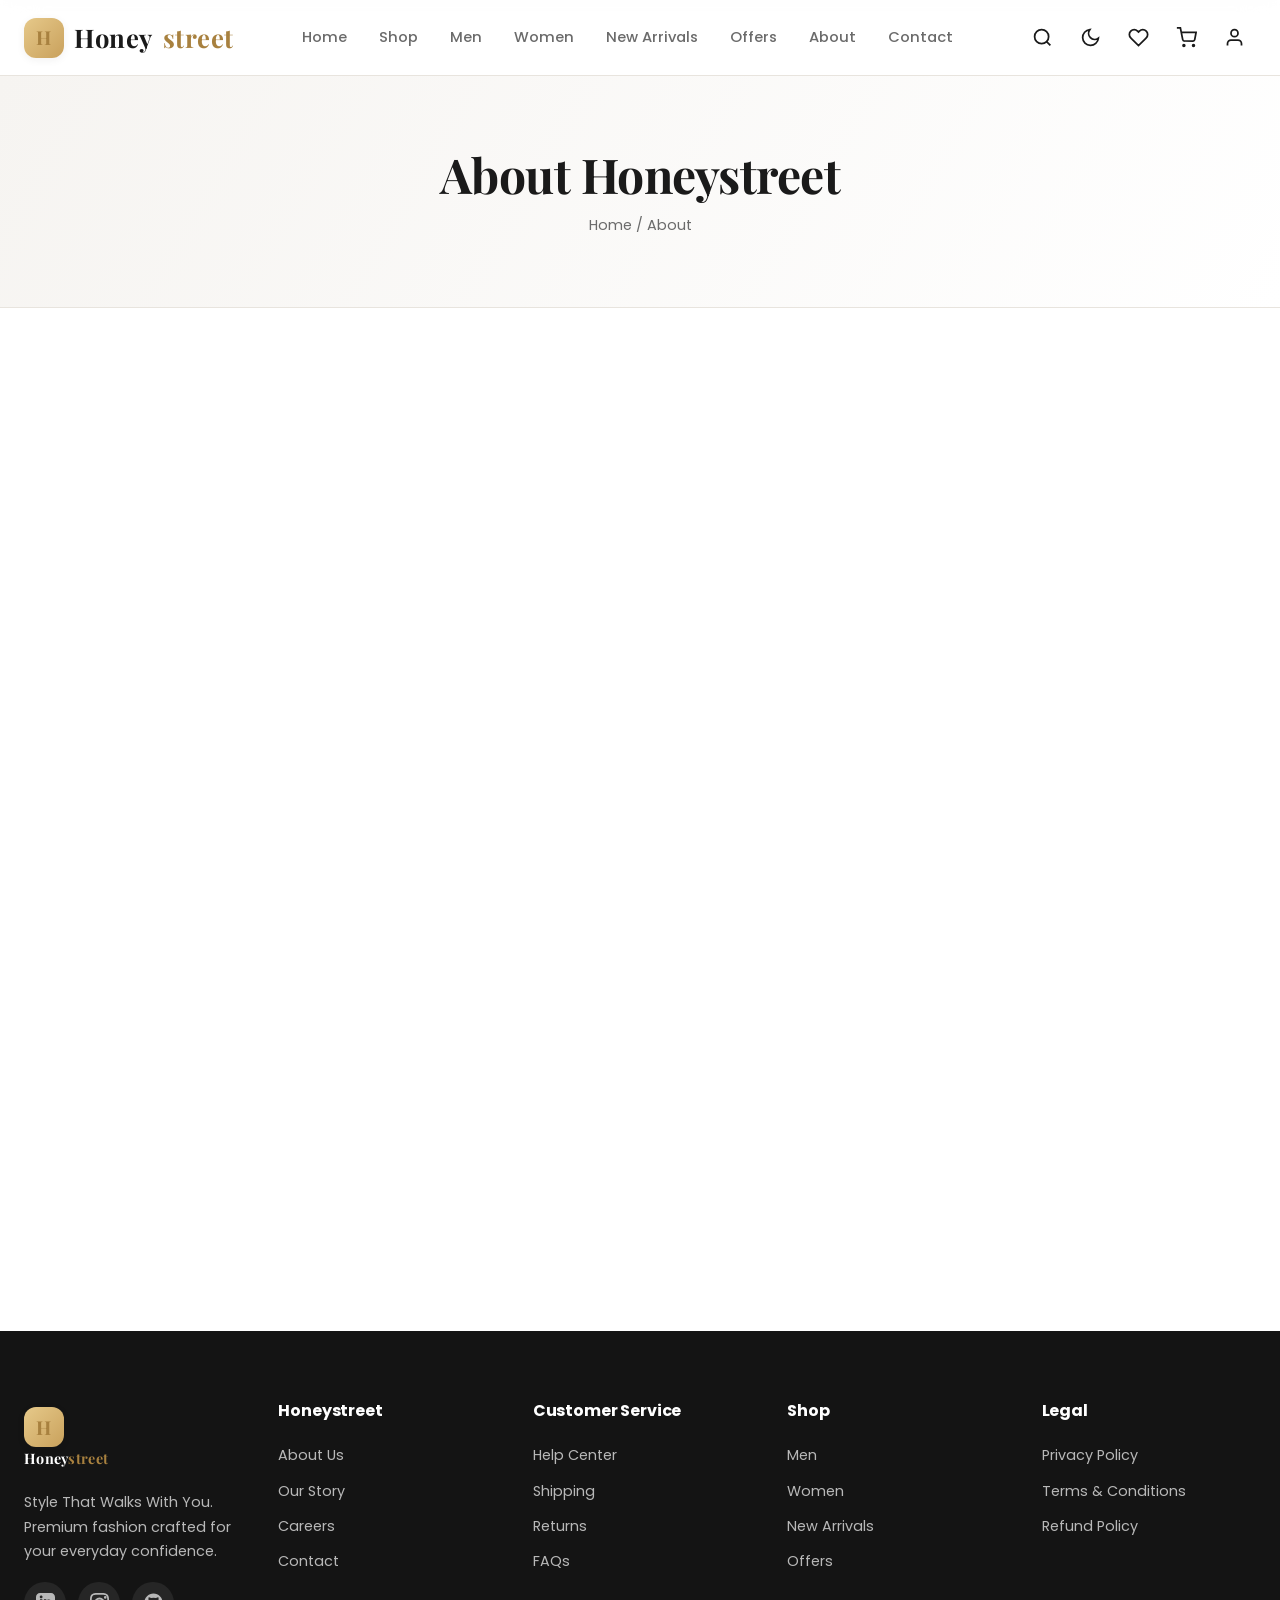
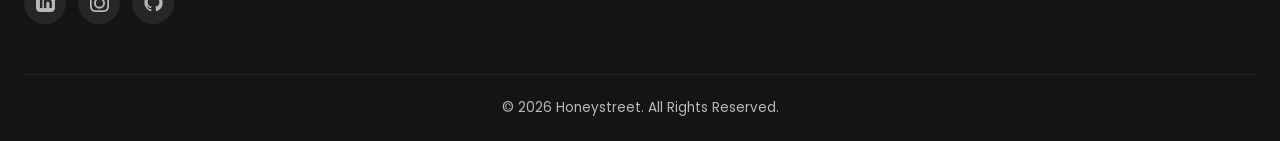
<file: about.html>
<!DOCTYPE html>
<html lang="en">
<head>
  <meta charset="UTF-8" />
  <meta name="viewport" content="width=device-width, initial-scale=1.0" />
  <title>About Us — Honeystreet</title>
  <meta name="description" content="About Honeystreet, a premium fashion brand." />

  <link rel="preconnect" href="https://fonts.googleapis.com" />
  <link rel="preconnect" href="https://fonts.gstatic.com" crossorigin />
  <link href="https://fonts.googleapis.com/css2?family=Playfair+Display:wght@500;600;700&family=Poppins:wght@300;400;500;600;700&display=swap" rel="stylesheet" />

  <link rel="stylesheet" href="css/style.css" />
  <link rel="stylesheet" href="css/dark-mode.css" />
  <link rel="stylesheet" href="css/responsive.css" />
</head>
<body>
  <div id="header-slot"></div>

  <main class="fade-page">
    <section class="page-hero">
      <div class="container">
        <h1>About Honeystreet</h1>
        <div class="breadcrumb"><a href="index.html">Home</a> / <span>About</span></div>
      </div>
    </section>

    <section class="section">
      <div class="container">
        <div class="section-head reveal">
          <span class="eyebrow">Our Story</span>
          <h2>Style That Walks With You</h2>
          <p>Honeystreet was born from a simple belief — premium fashion should feel personal, confident and effortless.</p>
        </div>

        <div class="review-grid" style="margin-top:40px">
          <div class="review-card reveal">
            <div class="review-head"><div class="avatar-init">✦</div><div><h4>Premium Quality</h4></div></div>
            <p>Every piece is crafted from carefully selected fabrics and built to last, so you look good for seasons to come.</p>
          </div>
          <div class="review-card reveal">
            <div class="review-head"><div class="avatar-init">✦</div><div><h4>Modern Aesthetic</h4></div></div>
            <p>From everyday essentials to statement styles, our collection is curated to keep you on the cutting edge of fashion.</p>
          </div>
          <div class="review-card reveal">
            <div class="review-head"><div class="avatar-init">✦</div><div><h4>Customer First</h4></div></div>
            <p>Fast dispatch, easy returns and a support team that genuinely cares about your shopping experience.</p>
          </div>
        </div>

        <div class="offer-banner reveal" style="margin-top:60px">
          <h2 class="offer-title">Join the Honeystreet Family</h2>
          <p>Discover fashion that walks with you.</p>
          <a href="shop.html" class="btn btn-gold">Shop the Collection</a>
        </div>
      </div>
    </section>
  </main>

  <div id="footer-slot"></div>

  <script type="module" src="js/api.js"></script>
  <script type="module" src="js/main.js"></script>
</body>
</html>
</file>
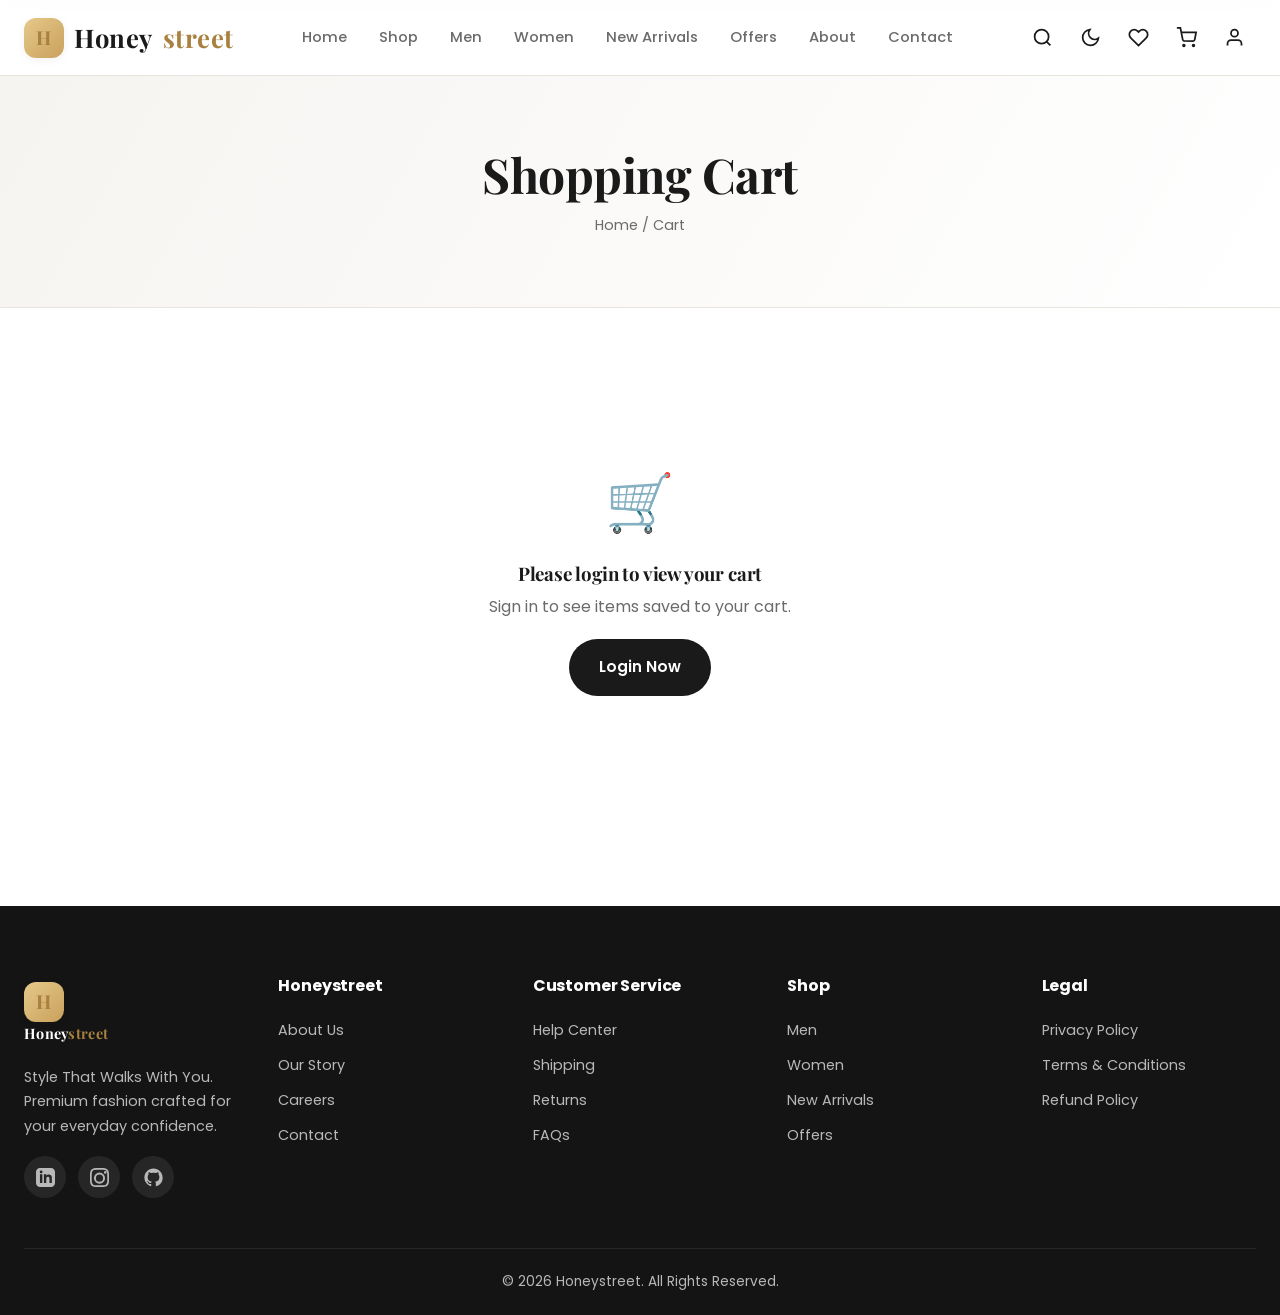
<file: cart.html>
<!DOCTYPE html>
<html lang="en">
<head>
  <meta charset="UTF-8" />
  <meta name="viewport" content="width=device-width, initial-scale=1.0" />
  <title>Shopping Cart — Honeystreet</title>
  <meta name="description" content="Your shopping cart at Honeystreet." />

  <link rel="preconnect" href="https://fonts.googleapis.com" />
  <link rel="preconnect" href="https://fonts.gstatic.com" crossorigin />
  <link href="https://fonts.googleapis.com/css2?family=Playfair+Display:wght@500;600;700&family=Poppins:wght@300;400;500;600;700&display=swap" rel="stylesheet" />

  <link rel="stylesheet" href="css/style.css" />
  <link rel="stylesheet" href="css/dark-mode.css" />
  <link rel="stylesheet" href="css/responsive.css" />
</head>
<body>
  <div id="header-slot"></div>

  <main class="fade-page">
    <section class="page-hero">
      <div class="container">
        <h1>Shopping Cart</h1>
        <div class="breadcrumb"><a href="index.html">Home</a> / <span>Cart</span></div>
      </div>
    </section>

    <section class="section">
      <div class="container">
        <div class="cart-layout" id="cart-content">
          <!-- Filled by JS -->
        </div>
      </div>
    </section>
  </main>

  <div id="footer-slot"></div>

  <script type="module" src="js/api.js"></script>
  <script type="module" src="js/main.js"></script>
  <script type="module" src="js/cart.js"></script>
</body>
</html>
</file>
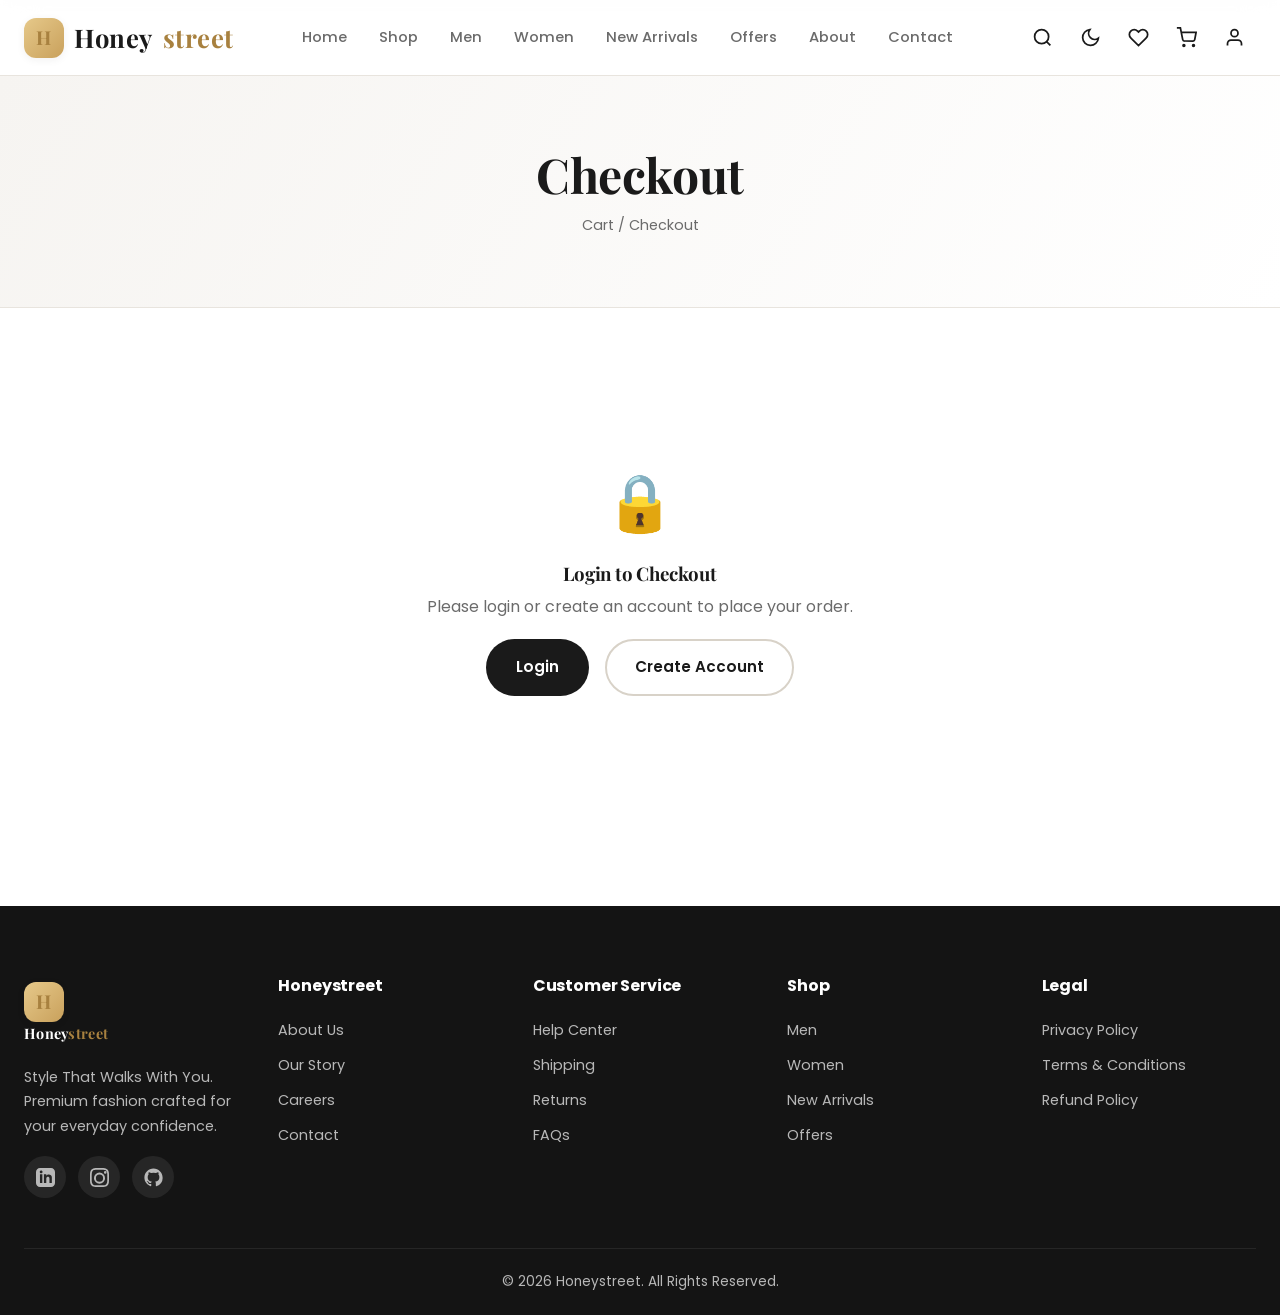
<file: checkout.html>
<!DOCTYPE html>
<html lang="en">
<head>
  <meta charset="UTF-8" />
  <meta name="viewport" content="width=device-width, initial-scale=1.0" />
  <title>Checkout — Honeystreet</title>
  <meta name="description" content="Secure checkout at Honeystreet." />

  <link rel="preconnect" href="https://fonts.googleapis.com" />
  <link rel="preconnect" href="https://fonts.gstatic.com" crossorigin />
  <link href="https://fonts.googleapis.com/css2?family=Playfair+Display:wght@500;600;700&family=Poppins:wght@300;400;500;600;700&display=swap" rel="stylesheet" />

  <link rel="stylesheet" href="css/style.css" />
  <link rel="stylesheet" href="css/dark-mode.css" />
  <link rel="stylesheet" href="css/responsive.css" />
</head>
<body>
  <div id="header-slot"></div>

  <main class="fade-page">
    <section class="page-hero">
      <div class="container">
        <h1>Checkout</h1>
        <div class="breadcrumb"><a href="cart.html">Cart</a> / <span>Checkout</span></div>
      </div>
    </section>

    <section class="section">
      <div class="container">
        <div class="checkout-layout" id="checkout-content">
          <!-- Filled by JS -->
        </div>
      </div>
    </section>
  </main>

  <div id="footer-slot"></div>

  <script type="module" src="js/api.js"></script>
  <script type="module" src="js/main.js"></script>
  <script type="module" src="js/checkout.js"></script>
</body>
</html>
</file>
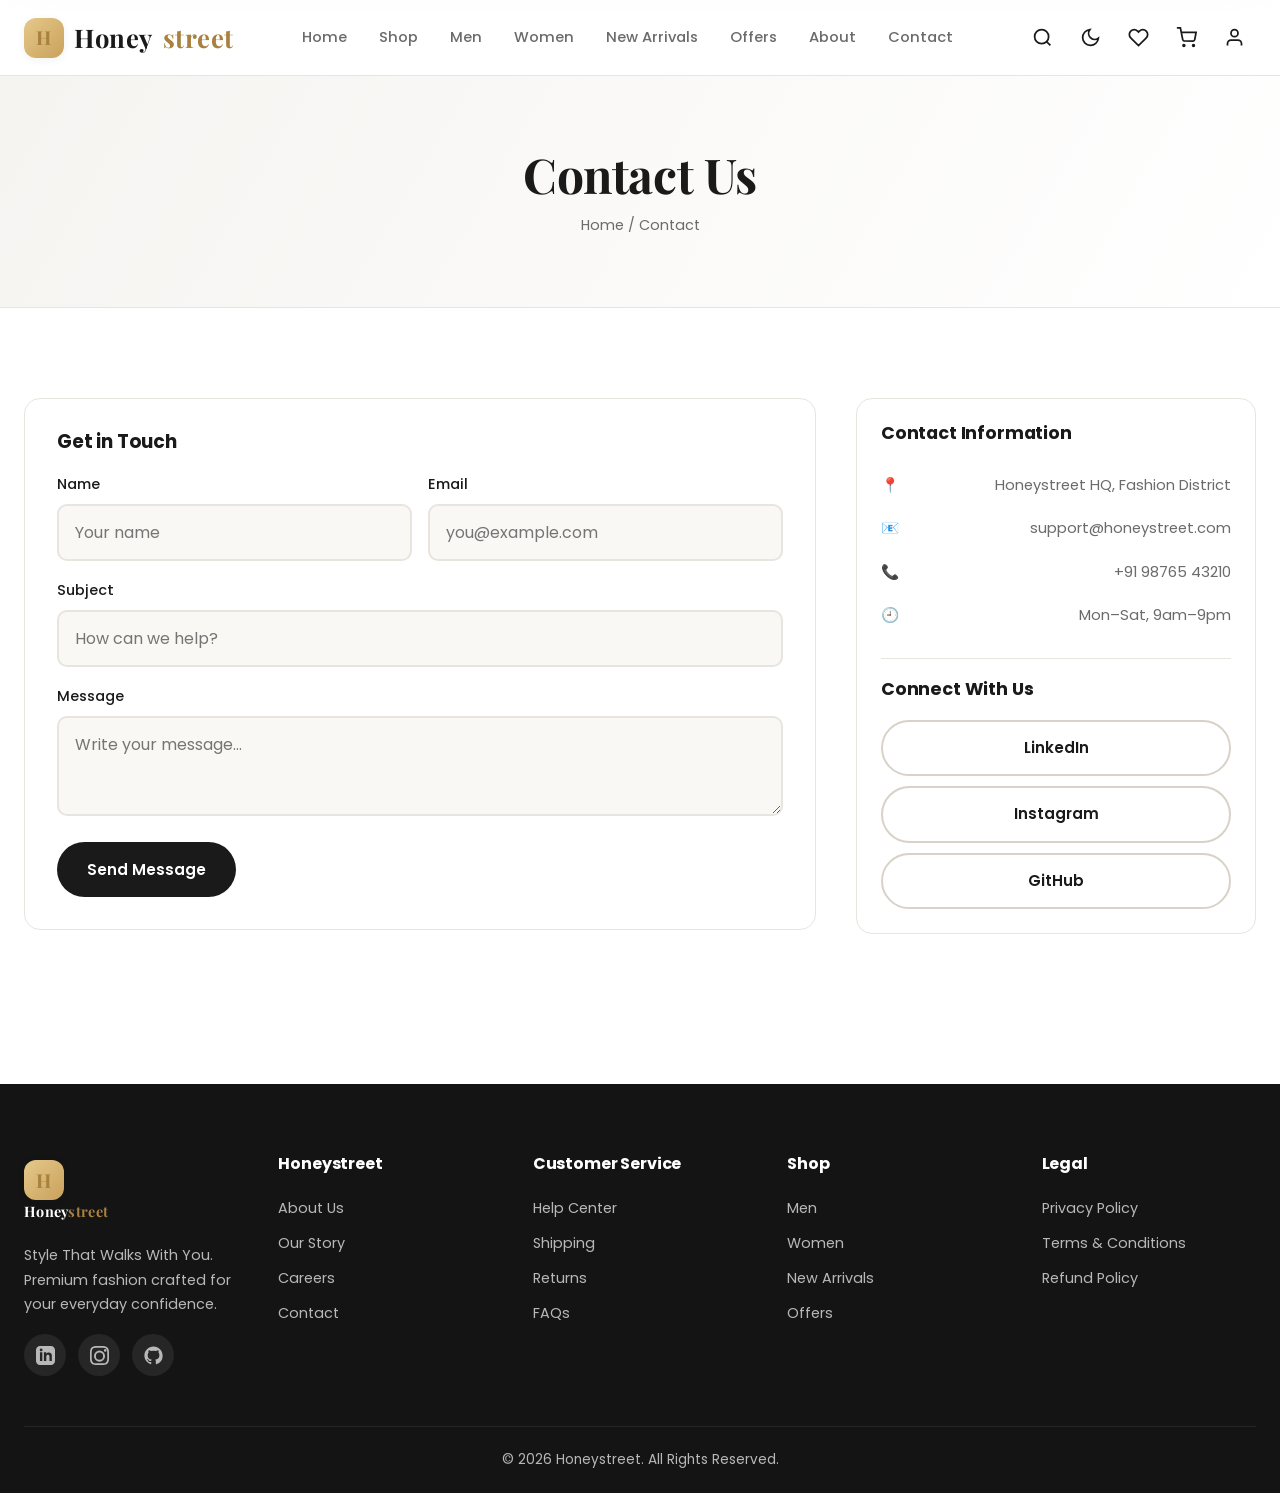
<file: contact.html>
<!DOCTYPE html>
<html lang="en">
<head>
  <meta charset="UTF-8" />
  <meta name="viewport" content="width=device-width, initial-scale=1.0" />
  <title>Contact — Honeystreet</title>
  <meta name="description" content="Contact Honeystreet." />

  <link rel="preconnect" href="https://fonts.googleapis.com" />
  <link rel="preconnect" href="https://fonts.gstatic.com" crossorigin />
  <link href="https://fonts.googleapis.com/css2?family=Playfair+Display:wght@500;600;700&family=Poppins:wght@300;400;500;600;700&display=swap" rel="stylesheet" />

  <link rel="stylesheet" href="css/style.css" />
  <link rel="stylesheet" href="css/dark-mode.css" />
  <link rel="stylesheet" href="css/responsive.css" />
</head>
<body>
  <div id="header-slot"></div>

  <main class="fade-page">
    <section class="page-hero">
      <div class="container">
        <h1>Contact Us</h1>
        <div class="breadcrumb"><a href="index.html">Home</a> / <span>Contact</span></div>
      </div>
    </section>

    <section class="section">
      <div class="container">
        <div class="checkout-layout">
          <form class="checkout-form" id="contact-form">
            <h3>Get in Touch</h3>
            <div class="form-row">
              <div class="form-group"><label>Name</label><input class="form-control" placeholder="Your name" required/></div>
              <div class="form-group"><label>Email</label><input type="email" class="form-control" placeholder="you@example.com" required/></div>
            </div>
            <div class="form-group"><label>Subject</label><input class="form-control" placeholder="How can we help?" required/></div>
            <div class="form-group"><label>Message</label><textarea class="form-control" placeholder="Write your message..." required></textarea></div>
            <button type="submit" class="btn btn-primary">Send Message</button>
          </form>

          <div class="order-summary">
            <h3>Contact Information</h3>
            <div class="summary-row"><span>📍</span><span>Honeystreet HQ, Fashion District</span></div>
            <div class="summary-row"><span>📧</span><span>support@honeystreet.com</span></div>
            <div class="summary-row"><span>📞</span><span>+91 98765 43210</span></div>
            <div class="summary-row"><span>🕘</span><span>Mon–Sat, 9am–9pm</span></div>
            <div style="margin-top:20px;padding-top:20px;border-top:1px solid var(--border)">
              <h3>Connect With Us</h3>
              <a class="btn btn-outline btn-block" style="margin-bottom:10px" href="https://www.linkedin.com/in/om-ingale-874a53427" target="_blank" rel="noopener">LinkedIn</a>
              <a class="btn btn-outline btn-block" style="margin-bottom:10px" href="https://www.instagram.com/" target="_blank" rel="noopener">Instagram</a>
              <a class="btn btn-outline btn-block" href="https://github.com/" target="_blank" rel="noopener">GitHub</a>
            </div>
          </div>
        </div>
      </div>
    </section>
  </main>

  <div id="footer-slot"></div>

  <script type="module" src="js/api.js"></script>
  <script type="module" src="js/main.js"></script>
  <script type="module" src="js/contact.js"></script>
</body>
</html>
</file>
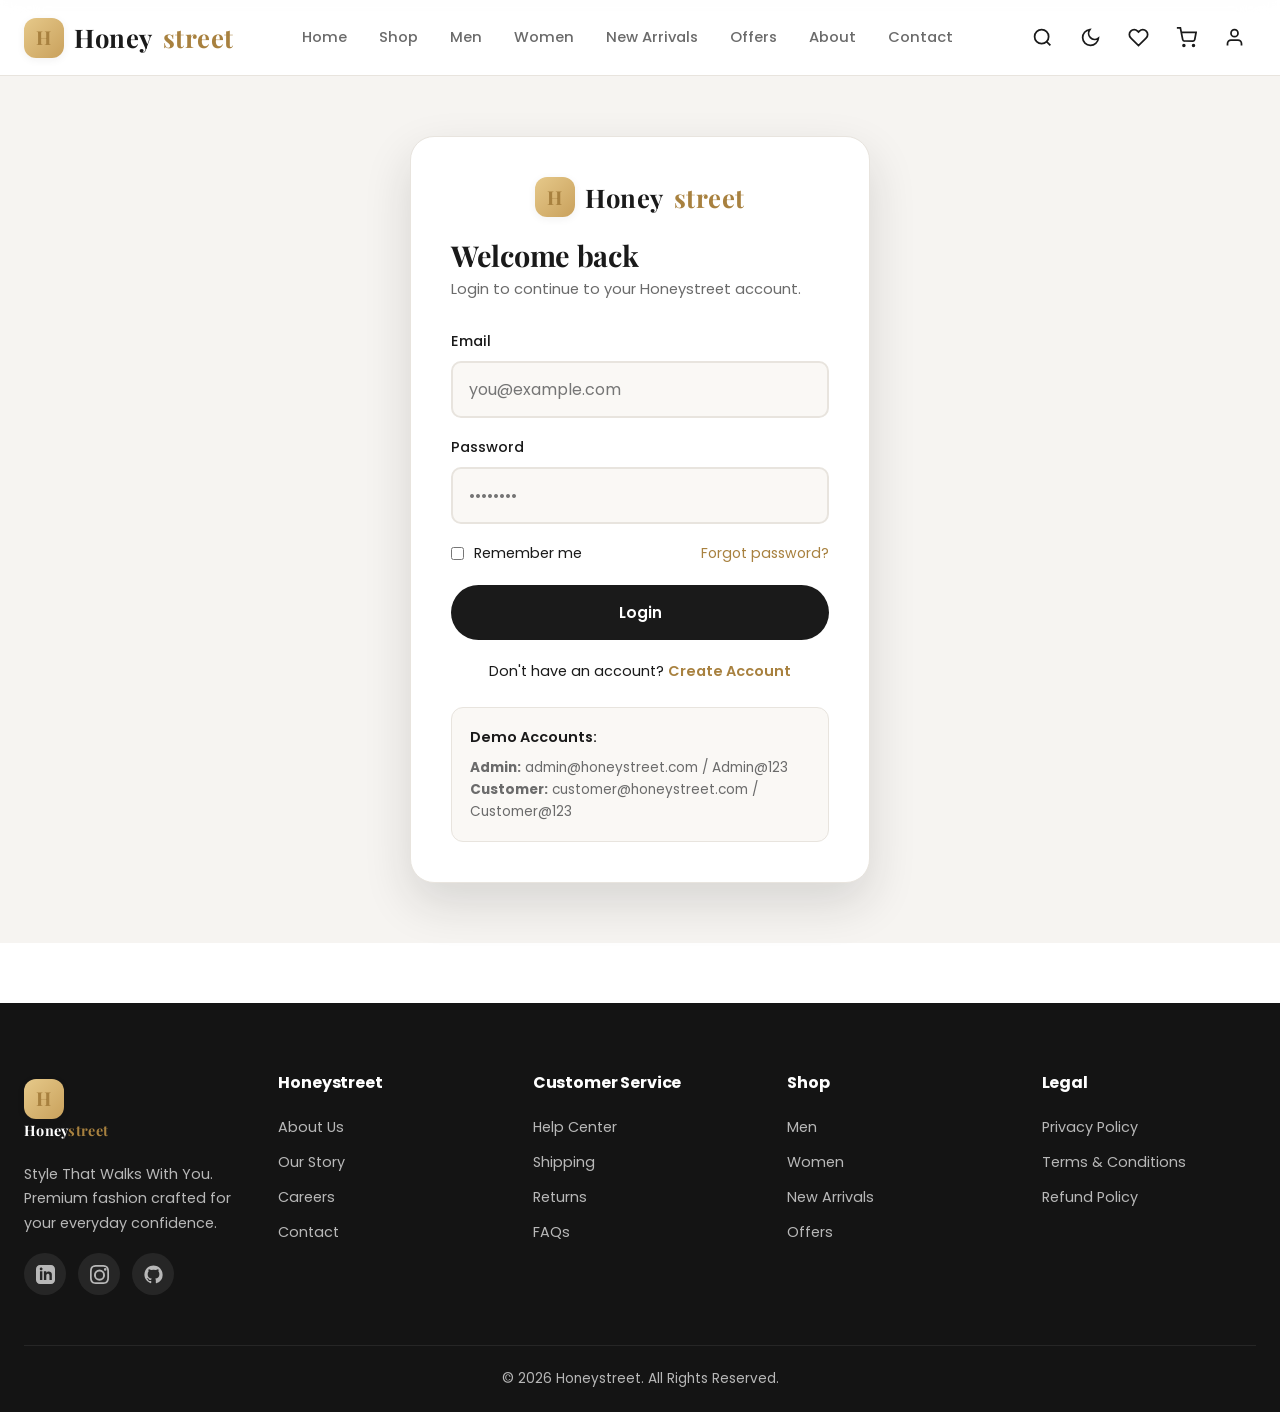
<file: login.html>
<!DOCTYPE html>
<html lang="en">
<head>
  <meta charset="UTF-8" />
  <meta name="viewport" content="width=device-width, initial-scale=1.0" />
  <title>Login — Honeystreet</title>
  <meta name="description" content="Login to Honeystreet." />

  <link rel="preconnect" href="https://fonts.googleapis.com" />
  <link rel="preconnect" href="https://fonts.gstatic.com" crossorigin />
  <link href="https://fonts.googleapis.com/css2?family=Playfair+Display:wght@500;600;700&family=Poppins:wght@300;400;500;600;700&display=swap" rel="stylesheet" />

  <link rel="stylesheet" href="css/style.css" />
  <link rel="stylesheet" href="css/dark-mode.css" />
  <link rel="stylesheet" href="css/responsive.css" />
</head>
<body>
  <div id="header-slot"></div>

  <main class="fade-page">
    <div class="auth-wrap">
      <div class="auth-card reveal visible">
        <div class="logo" style="justify-content:center;margin-bottom:20px"><span class="logo-icon">H</span>Honey<span>street</span></div>
        <h1>Welcome back</h1>
        <p class="sub">Login to continue to your Honeystreet account.</p>

        <form id="login-form">
          <div class="form-group">
            <label>Email</label>
            <input type="email" class="form-control" id="login-email" placeholder="you@example.com" required/>
          </div>
          <div class="form-group">
            <label>Password</label>
            <input type="password" class="form-control" id="login-password" placeholder="••••••••" required/>
          </div>
          <div class="flex-between wrap" style="margin-bottom:20px">
            <label class="checkbox-row"><input type="checkbox" id="remember-me"/> Remember me</label>
            <a href="#" style="color:var(--brand-dark);font-size:0.88rem">Forgot password?</a>
          </div>
          <button type="submit" class="btn btn-primary btn-block">Login</button>
        </form>

        <div class="auth-footer">Don't have an account? <a href="register.html">Create Account</a></div>

        <div style="margin-top:24px;padding:18px;background:var(--surface-2);border-radius:12px;border:1px solid var(--border)">
          <div style="font-weight:600;font-size:0.9rem;margin-bottom:8px">Demo Accounts:</div>
          <div style="font-size:0.85rem;color:var(--text-muted)">
            <div><strong>Admin:</strong> admin@honeystreet.com / Admin@123</div>
            <div><strong>Customer:</strong> customer@honeystreet.com / Customer@123</div>
          </div>
        </div>
      </div>
    </div>
  </main>

  <div id="footer-slot"></div>

  <script type="module" src="js/api.js"></script>
  <script type="module" src="js/main.js"></script>
  <script type="module" src="js/auth.js"></script>
</body>
</html>
</file>
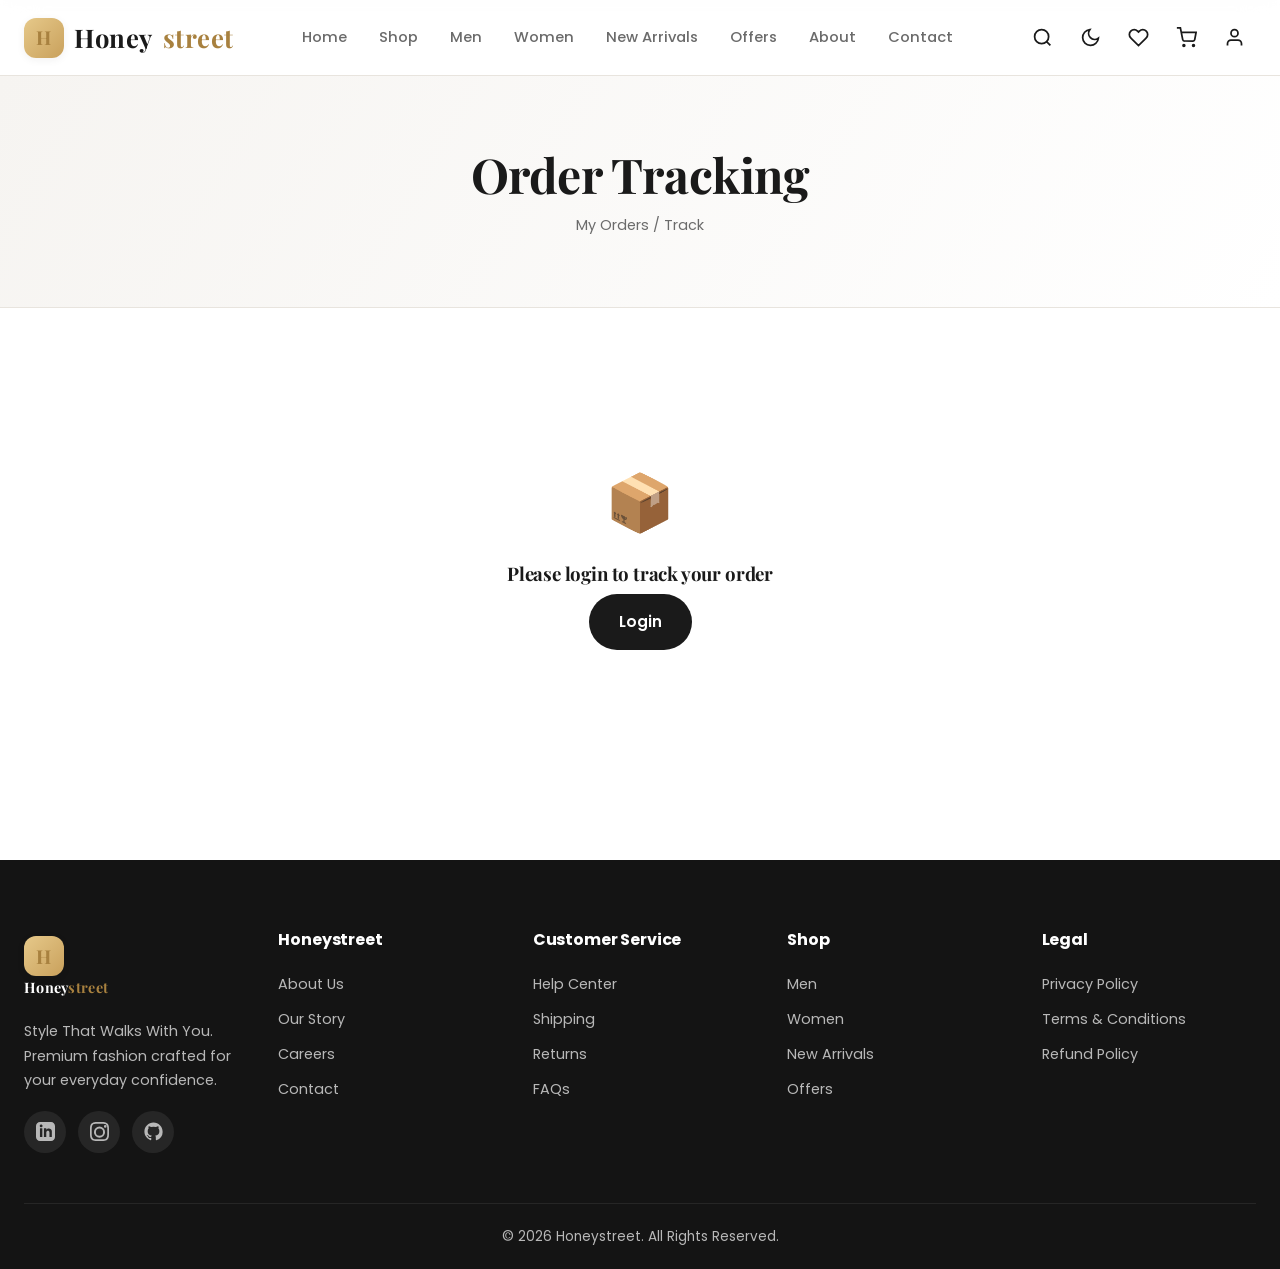
<file: order-tracking.html>
<!DOCTYPE html>
<html lang="en">
<head>
  <meta charset="UTF-8" />
  <meta name="viewport" content="width=device-width, initial-scale=1.0" />
  <title>Order Tracking — Honeystreet</title>
  <meta name="description" content="Track your Honeystreet order." />

  <link rel="preconnect" href="https://fonts.googleapis.com" />
  <link rel="preconnect" href="https://fonts.gstatic.com" crossorigin />
  <link href="https://fonts.googleapis.com/css2?family=Playfair+Display:wght@500;600;700&family=Poppins:wght@300;400;500;600;700&display=swap" rel="stylesheet" />

  <link rel="stylesheet" href="css/style.css" />
  <link rel="stylesheet" href="css/dark-mode.css" />
  <link rel="stylesheet" href="css/responsive.css" />
</head>
<body>
  <div id="header-slot"></div>

  <main class="fade-page">
    <section class="page-hero">
      <div class="container">
        <h1>Order Tracking</h1>
        <div class="breadcrumb"><a href="profile.html">My Orders</a> / <span>Track</span></div>
      </div>
    </section>

    <section class="section">
      <div class="container">
        <div id="tracking-content">
          <!-- Filled by JS -->
        </div>
      </div>
    </section>
  </main>

  <div id="footer-slot"></div>

  <script type="module" src="js/api.js"></script>
  <script type="module" src="js/main.js"></script>
  <script type="module" src="js/orders.js"></script>
</body>
</html>
</file>
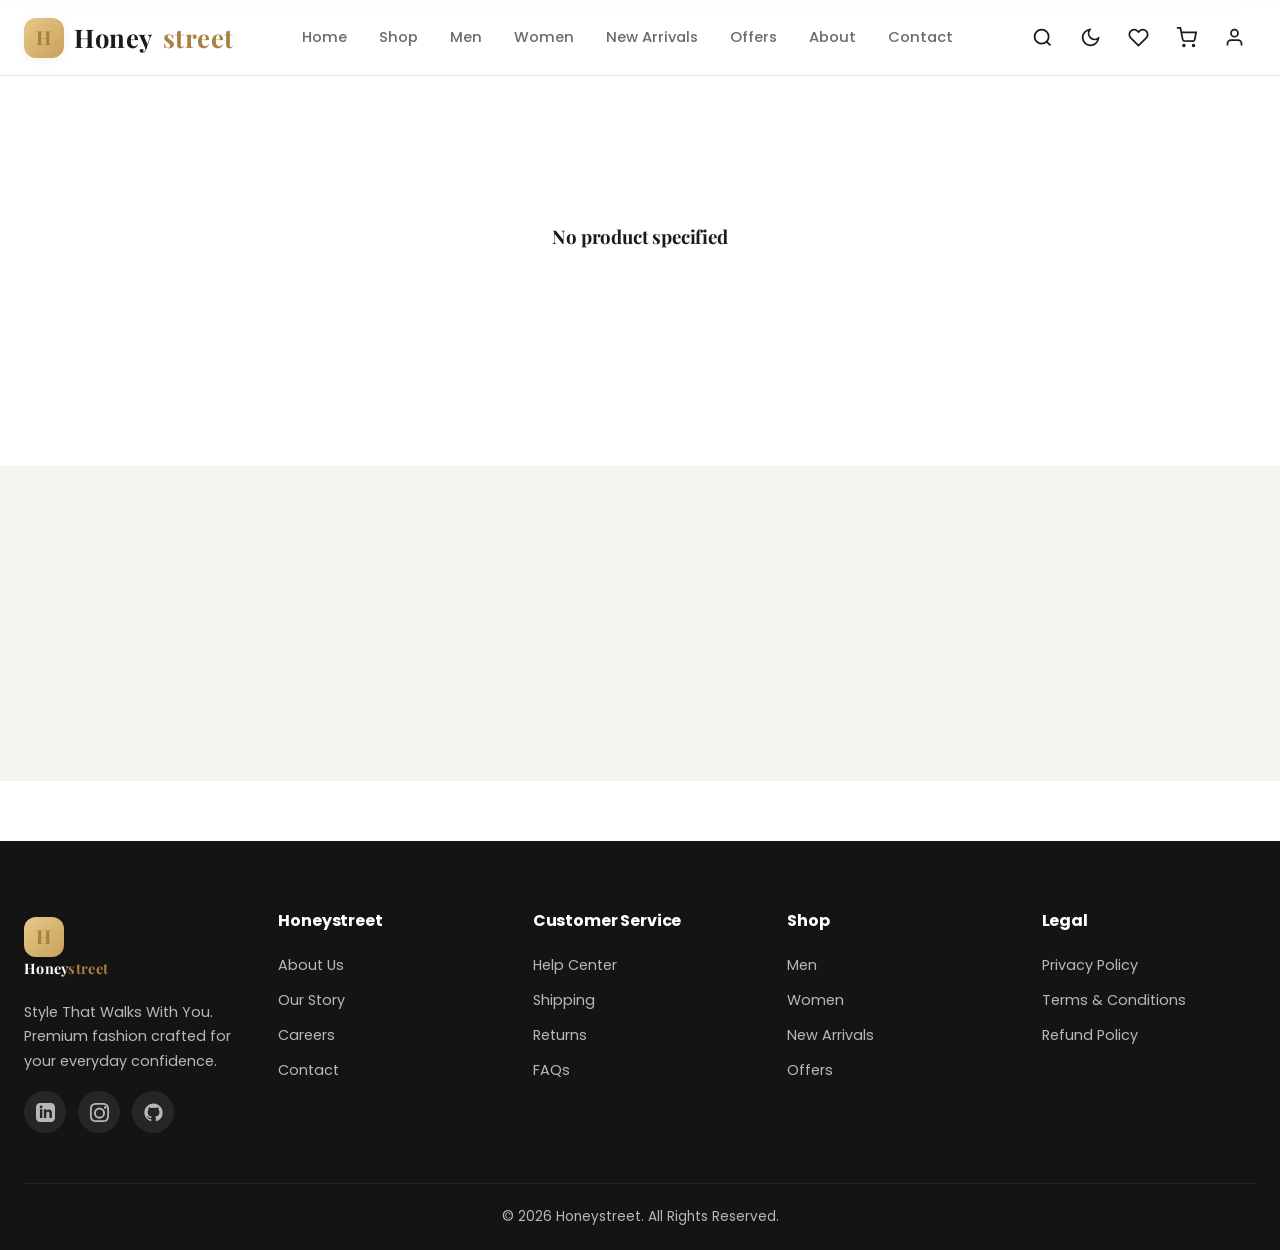
<file: product.html>
<!DOCTYPE html>
<html lang="en">
<head>
  <meta charset="UTF-8" />
  <meta name="viewport" content="width=device-width, initial-scale=1.0" />
  <title>Product — Honeystreet</title>
  <meta name="description" content="Product details at Honeystreet." />

  <link rel="preconnect" href="https://fonts.googleapis.com" />
  <link rel="preconnect" href="https://fonts.gstatic.com" crossorigin />
  <link href="https://fonts.googleapis.com/css2?family=Playfair+Display:wght@500;600;700&family=Poppins:wght@300;400;500;600;700&display=swap" rel="stylesheet" />

  <link rel="stylesheet" href="css/style.css" />
  <link rel="stylesheet" href="css/dark-mode.css" />
  <link rel="stylesheet" href="css/responsive.css" />
</head>
<body>
  <div id="header-slot"></div>

  <main class="fade-page">
    <section class="section">
      <div class="container">
        <div class="pd-layout" id="product-detail">
          <!-- Filled by JS -->
        </div>

        <div class="reviews-section" id="reviews-section">
          <!-- Filled by JS -->
        </div>
      </div>
    </section>

    <section class="section section-alt">
      <div class="container">
        <div class="section-head reveal">
          <span class="eyebrow">You May Also Like</span>
          <h2>Related Products</h2>
        </div>
        <div class="product-grid" id="related-products">
          <!-- Filled by JS -->
        </div>
      </div>
    </section>
  </main>

  <div id="footer-slot"></div>

  <script type="module" src="js/api.js"></script>
  <script type="module" src="js/main.js"></script>
  <script type="module" src="js/products.js"></script>
  <script type="module" src="js/product.js"></script>
</body>
</html>
</file>
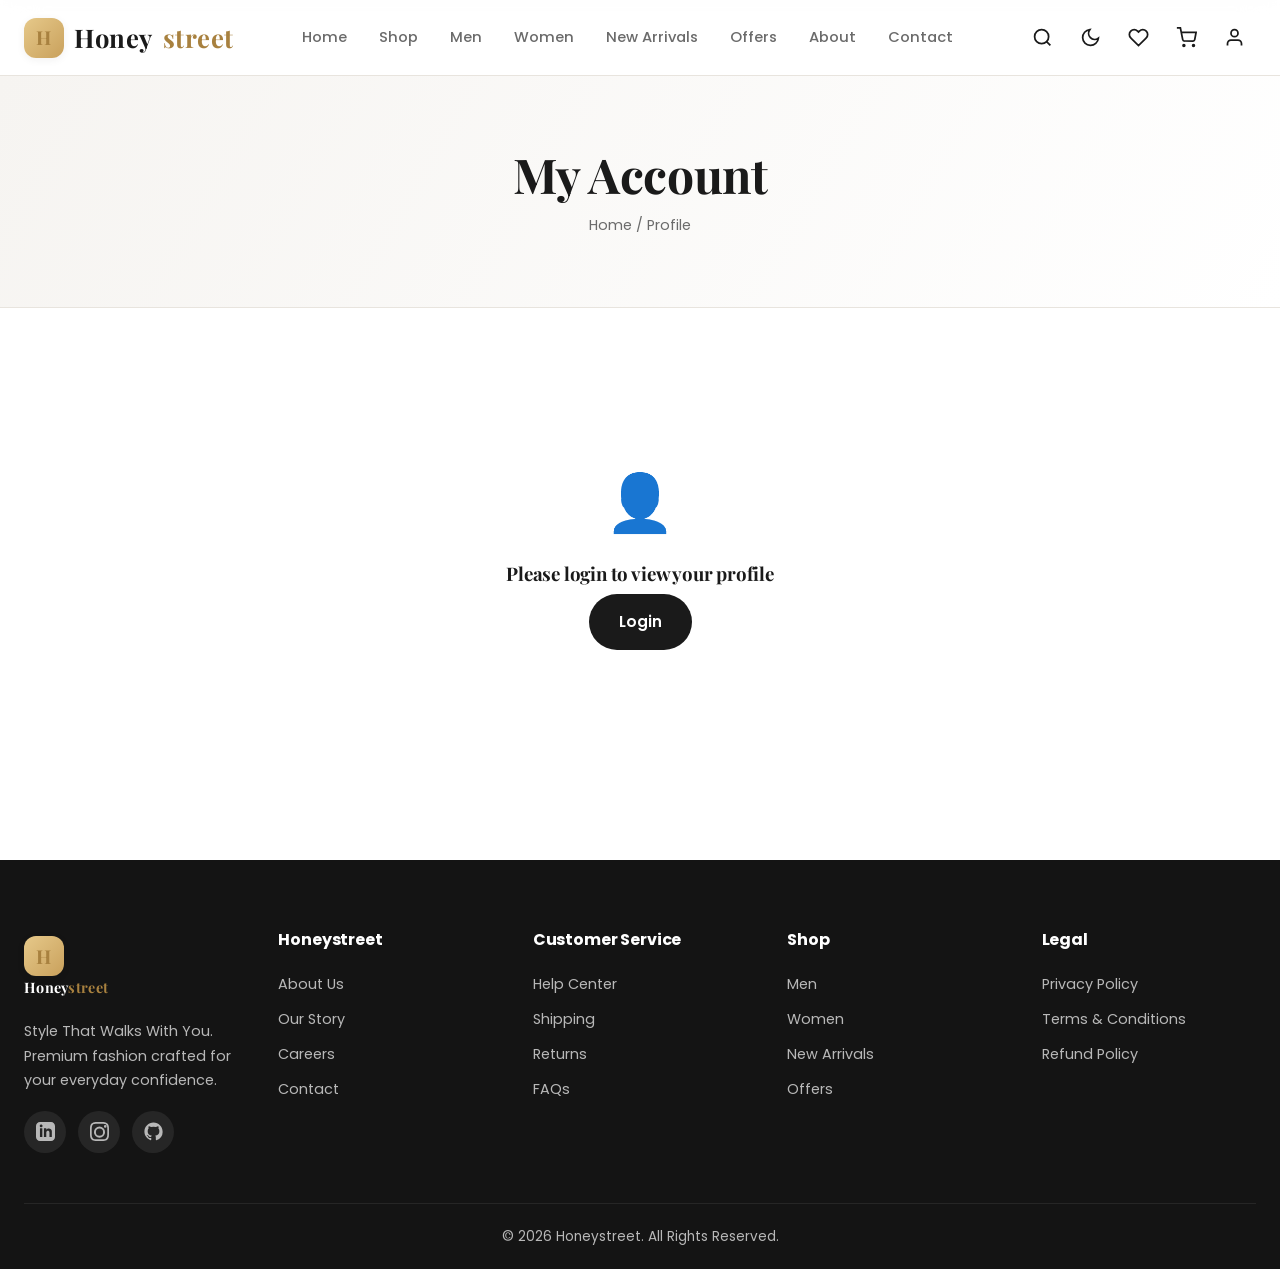
<file: profile.html>
<!DOCTYPE html>
<html lang="en">
<head>
  <meta charset="UTF-8" />
  <meta name="viewport" content="width=device-width, initial-scale=1.0" />
  <title>My Profile — Honeystreet</title>
  <meta name="description" content="Your Honeystreet profile." />

  <link rel="preconnect" href="https://fonts.googleapis.com" />
  <link rel="preconnect" href="https://fonts.gstatic.com" crossorigin />
  <link href="https://fonts.googleapis.com/css2?family=Playfair+Display:wght@500;600;700&family=Poppins:wght@300;400;500;600;700&display=swap" rel="stylesheet" />

  <link rel="stylesheet" href="css/style.css" />
  <link rel="stylesheet" href="css/dark-mode.css" />
  <link rel="stylesheet" href="css/responsive.css" />
</head>
<body>
  <div id="header-slot"></div>

  <main class="fade-page">
    <section class="page-hero">
      <div class="container">
        <h1>My Account</h1>
        <div class="breadcrumb"><a href="index.html">Home</a> / <span>Profile</span></div>
      </div>
    </section>

    <section class="section">
      <div class="container">
        <div id="profile-content">
          <!-- Filled by JS -->
        </div>
      </div>
    </section>
  </main>

  <div id="footer-slot"></div>

  <script type="module" src="js/api.js"></script>
  <script type="module" src="js/main.js"></script>
  <script type="module" src="js/profile.js"></script>
</body>
</html>
</file>
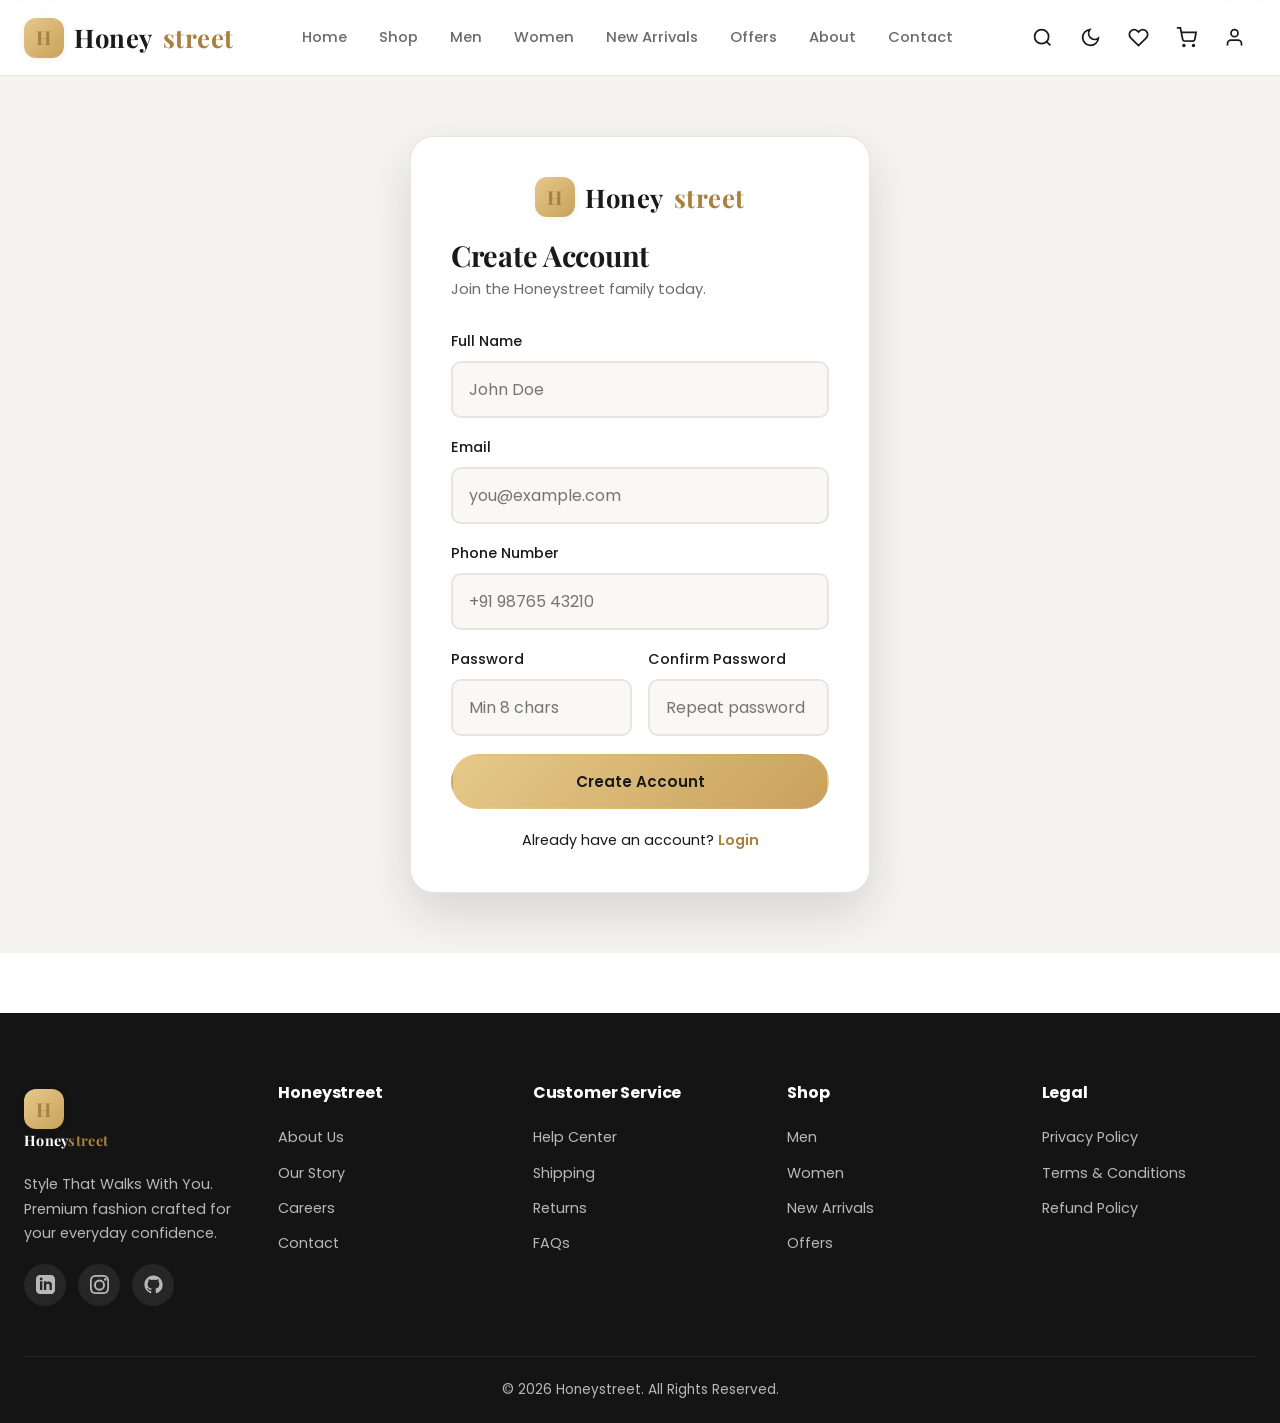
<file: register.html>
<!DOCTYPE html>
<html lang="en">
<head>
  <meta charset="UTF-8" />
  <meta name="viewport" content="width=device-width, initial-scale=1.0" />
  <title>Create Account — Honeystreet</title>
  <meta name="description" content="Create your Honeystreet account." />

  <link rel="preconnect" href="https://fonts.googleapis.com" />
  <link rel="preconnect" href="https://fonts.gstatic.com" crossorigin />
  <link href="https://fonts.googleapis.com/css2?family=Playfair+Display:wght@500;600;700&family=Poppins:wght@300;400;500;600;700&display=swap" rel="stylesheet" />

  <link rel="stylesheet" href="css/style.css" />
  <link rel="stylesheet" href="css/dark-mode.css" />
  <link rel="stylesheet" href="css/responsive.css" />
</head>
<body>
  <div id="header-slot"></div>

  <main class="fade-page">
    <div class="auth-wrap">
      <div class="auth-card reveal visible">
        <div class="logo" style="justify-content:center;margin-bottom:20px"><span class="logo-icon">H</span>Honey<span>street</span></div>
        <h1>Create Account</h1>
        <p class="sub">Join the Honeystreet family today.</p>

        <form id="register-form">
          <div class="form-group">
            <label>Full Name</label>
            <input type="text" class="form-control" id="reg-name" placeholder="John Doe" required/>
          </div>
          <div class="form-group">
            <label>Email</label>
            <input type="email" class="form-control" id="reg-email" placeholder="you@example.com" required/>
          </div>
          <div class="form-group">
            <label>Phone Number</label>
            <input type="tel" class="form-control" id="reg-phone" placeholder="+91 98765 43210"/>
          </div>
          <div class="form-row">
            <div class="form-group">
              <label>Password</label>
              <input type="password" class="form-control" id="reg-password" placeholder="Min 8 chars" required/>
            </div>
            <div class="form-group">
              <label>Confirm Password</label>
              <input type="password" class="form-control" id="reg-confirm" placeholder="Repeat password" required/>
            </div>
          </div>
          <button type="submit" class="btn btn-gold btn-block">Create Account</button>
        </form>

        <div class="auth-footer">Already have an account? <a href="login.html">Login</a></div>
      </div>
    </div>
  </main>

  <div id="footer-slot"></div>

  <script type="module" src="js/api.js"></script>
  <script type="module" src="js/main.js"></script>
  <script type="module" src="js/auth.js"></script>
</body>
</html>
</file>
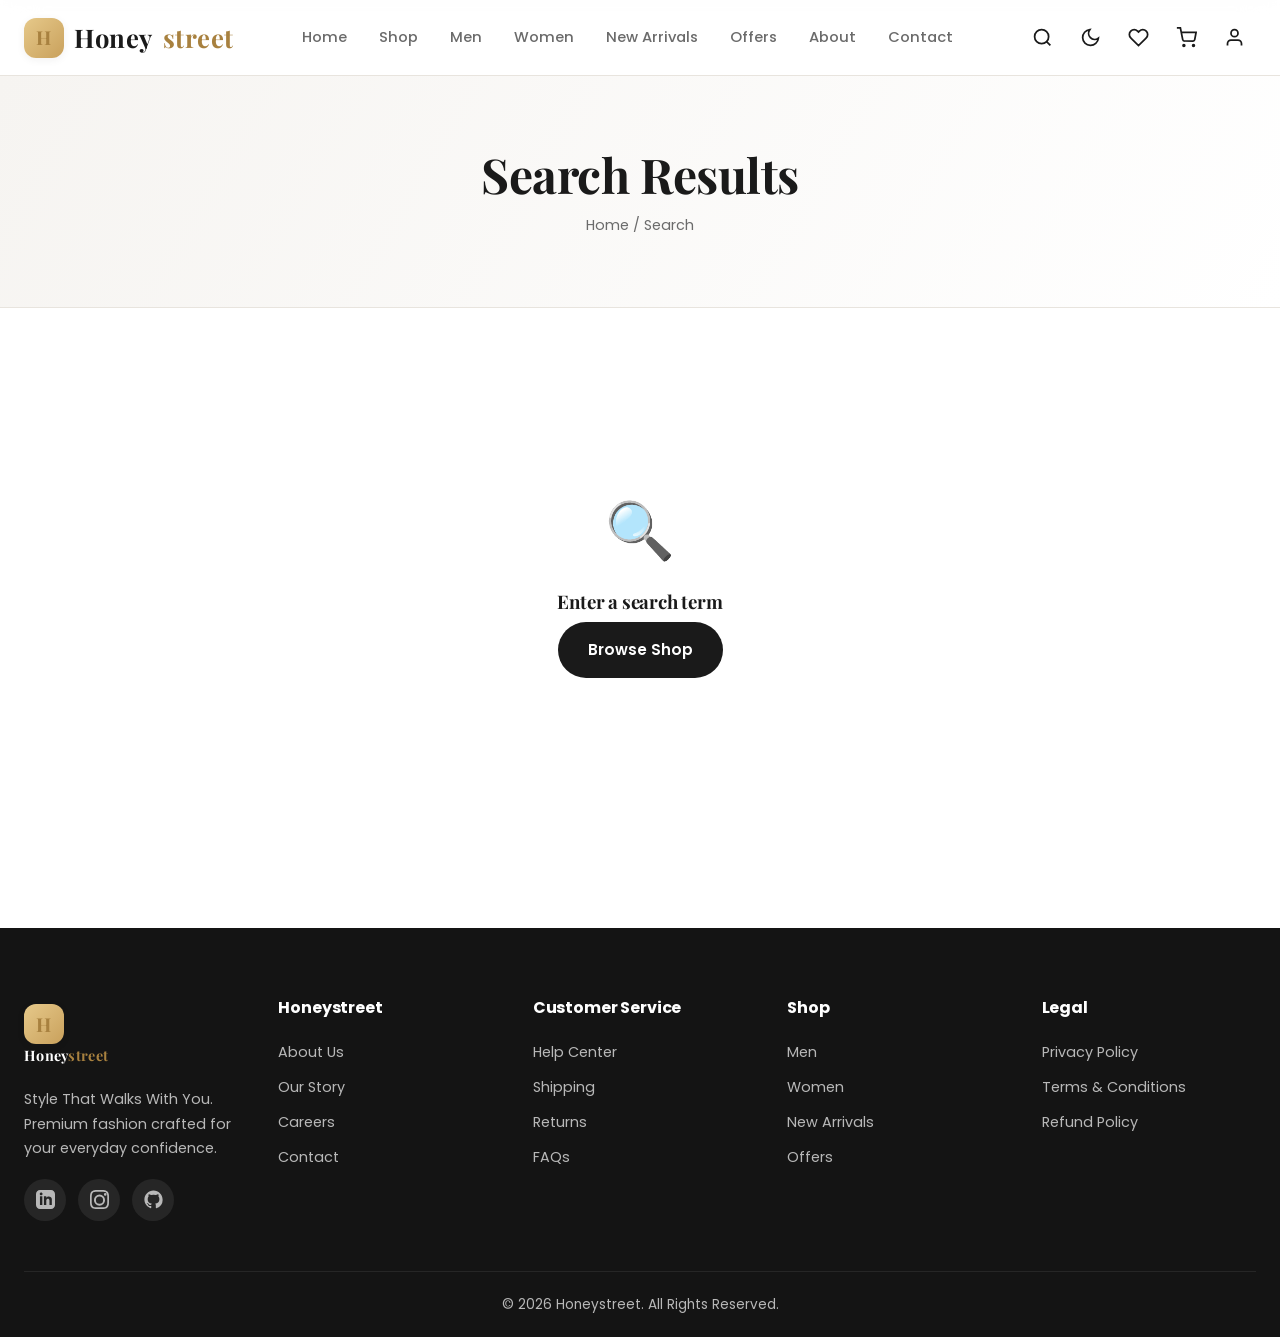
<file: search.html>
<!DOCTYPE html>
<html lang="en">
<head>
  <meta charset="UTF-8" />
  <meta name="viewport" content="width=device-width, initial-scale=1.0" />
  <title>Search Results — Honeystreet</title>
  <meta name="description" content="Search Honeystreet products." />

  <link rel="preconnect" href="https://fonts.googleapis.com" />
  <link rel="preconnect" href="https://fonts.gstatic.com" crossorigin />
  <link href="https://fonts.googleapis.com/css2?family=Playfair+Display:wght@500;600;700&family=Poppins:wght@300;400;500;600;700&display=swap" rel="stylesheet" />

  <link rel="stylesheet" href="css/style.css" />
  <link rel="stylesheet" href="css/dark-mode.css" />
  <link rel="stylesheet" href="css/responsive.css" />
</head>
<body>
  <div id="header-slot"></div>

  <main class="fade-page">
    <section class="page-hero">
      <div class="container">
        <h1>Search Results</h1>
        <div class="breadcrumb"><a href="index.html">Home</a> / <span>Search</span></div>
      </div>
    </section>

    <section class="section">
      <div class="container">
        <div class="shop-toolbar" style="margin-bottom:28px">
          <span class="result-count" id="search-count">Searching...</span>
        </div>
        <div class="product-grid" id="search-results">
          <!-- Filled by JS -->
        </div>
        <div class="pagination" id="search-pagination"></div>
      </div>
    </section>
  </main>

  <div id="footer-slot"></div>

  <script type="module" src="js/api.js"></script>
  <script type="module" src="js/main.js"></script>
  <script type="module" src="js/products.js"></script>
  <script type="module" src="js/search.js"></script>
</body>
</html>
</file>
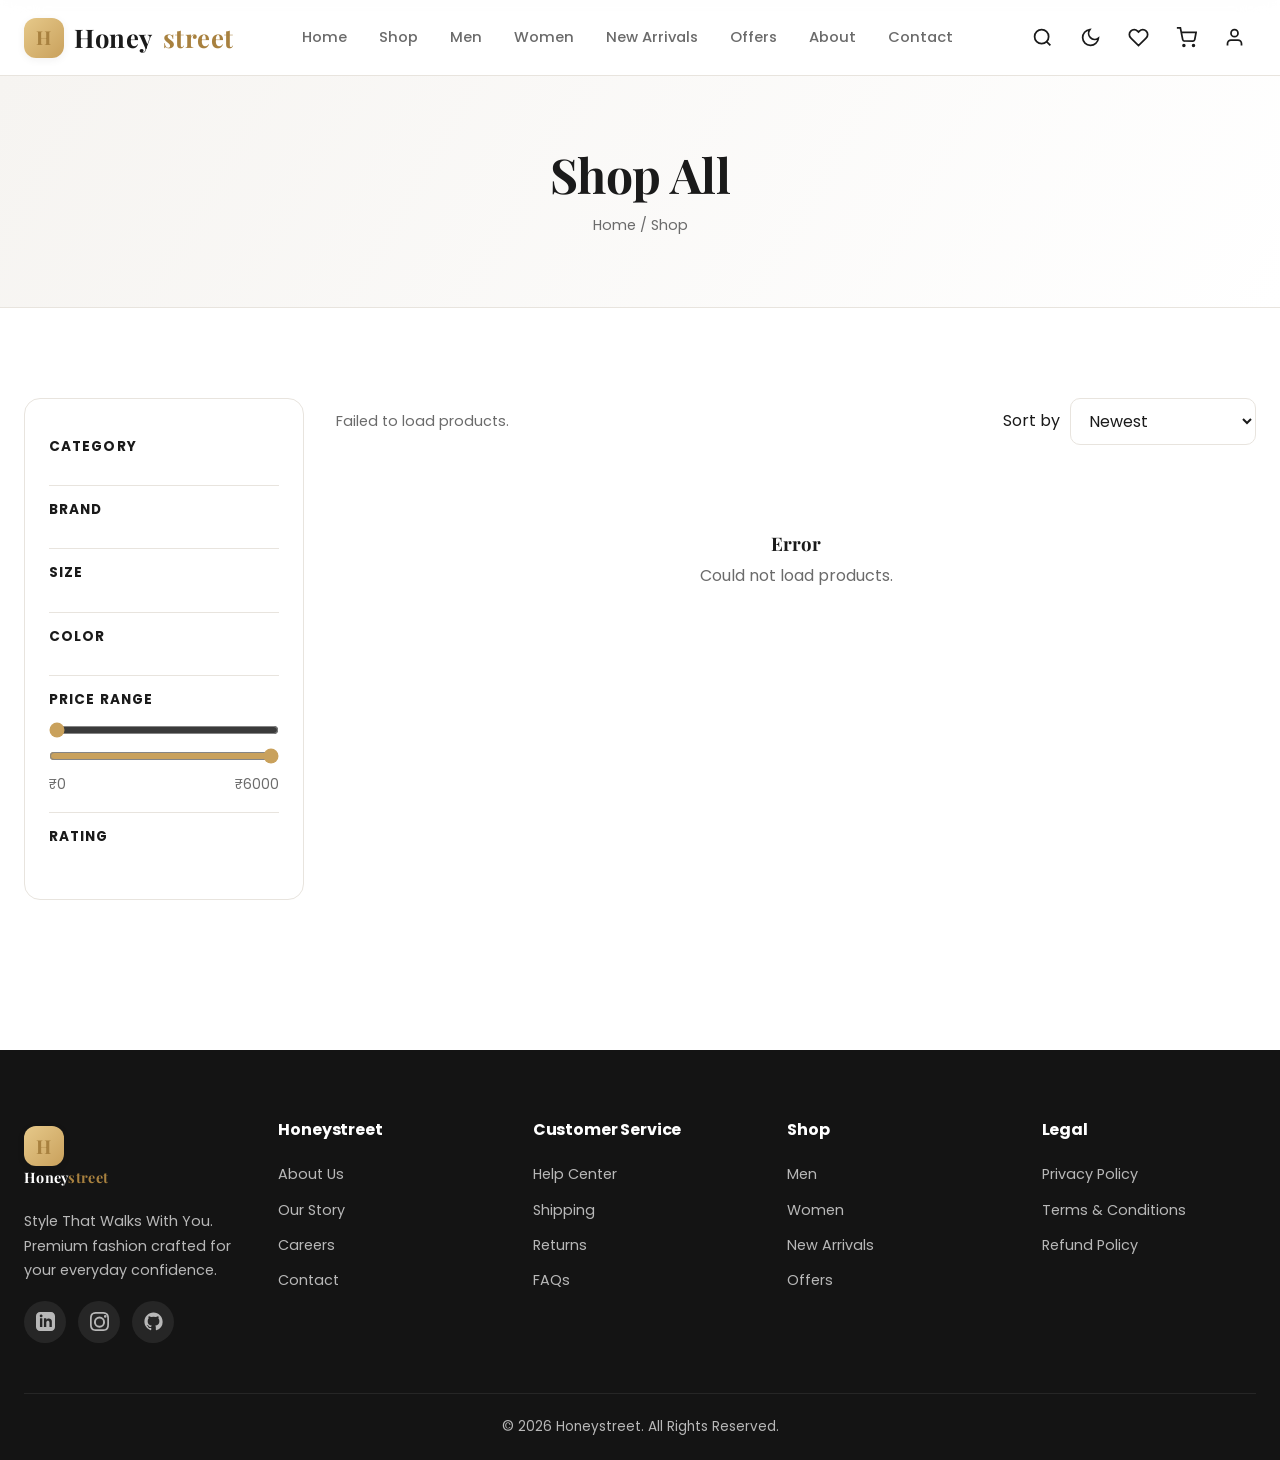
<file: shop.html>
<!DOCTYPE html>
<html lang="en">
<head>
  <meta charset="UTF-8" />
  <meta name="viewport" content="width=device-width, initial-scale=1.0" />
  <title>Shop — Honeystreet</title>
  <meta name="description" content="Shop premium fashion at Honeystreet." />

  <link rel="preconnect" href="https://fonts.googleapis.com" />
  <link rel="preconnect" href="https://fonts.gstatic.com" crossorigin />
  <link href="https://fonts.googleapis.com/css2?family=Playfair+Display:wght@500;600;700&family=Poppins:wght@300;400;500;600;700&display=swap" rel="stylesheet" />

  <link rel="stylesheet" href="css/style.css" />
  <link rel="stylesheet" href="css/dark-mode.css" />
  <link rel="stylesheet" href="css/responsive.css" />
</head>
<body>
  <div id="header-slot"></div>

  <main class="fade-page">
    <section class="page-hero">
      <div class="container">
        <h1>Shop All</h1>
        <div class="breadcrumb"><a href="index.html">Home</a> / <span>Shop</span></div>
      </div>
    </section>

    <section class="section">
      <div class="container">
        <div class="shop-layout">
          <!-- Sidebar filters -->
          <aside class="shop-sidebar" id="shop-sidebar">
            <button class="filter-toggle" data-filter-close style="margin-bottom:16px;width:100%;justify-content:center;">✕ Close Filters</button>

            <div class="sidebar-section">
              <h4>Category</h4>
              <div class="filter-group" id="filter-category"></div>
            </div>

            <div class="sidebar-section">
              <h4>Brand</h4>
              <div class="filter-group" id="filter-brand"></div>
            </div>

            <div class="sidebar-section">
              <h4>Size</h4>
              <div class="filter-group" id="filter-size"></div>
            </div>

            <div class="sidebar-section">
              <h4>Color</h4>
              <div class="filter-group" id="filter-color"></div>
            </div>

            <div class="sidebar-section">
              <h4>Price Range</h4>
              <div class="price-range">
                <input type="range" id="price-min" min="0" max="6000" step="100" value="0" />
                <input type="range" id="price-max" min="0" max="6000" step="100" value="6000" />
                <div class="price-values">
                  <span id="price-min-label">₹0</span>
                  <span id="price-max-label">₹6000</span>
                </div>
              </div>
            </div>

            <div class="sidebar-section">
              <h4>Rating</h4>
              <div class="filter-group" id="filter-rating"></div>
            </div>
          </aside>

          <!-- Products -->
          <div>
            <div class="shop-toolbar">
              <button class="filter-toggle" data-filter-open>⚙ Filters</button>
              <span class="result-count" id="result-count">Loading products...</span>
              <div class="shop-sort">
                <label for="sort-select">Sort by</label>
                <select id="sort-select">
                  <option value="newest">Newest</option>
                  <option value="price_asc">Price: Low to High</option>
                  <option value="price_desc">Price: High to Low</option>
                  <option value="popularity">Popularity</option>
                  <option value="rating">Rating</option>
                </select>
              </div>
            </div>

            <div class="product-grid" id="shop-products">
              <!-- Filled by JS -->
            </div>

            <div class="pagination" id="shop-pagination"></div>
          </div>
        </div>
      </div>
    </section>
  </main>

  <div id="footer-slot"></div>

  <div class="sidebar-overlay" data-sidebar-overlay></div>

  <script type="module" src="js/api.js"></script>
  <script type="module" src="js/main.js"></script>
  <script type="module" src="js/products.js"></script>
  <script type="module" src="js/shop.js"></script>
</body>
</html>
</file>
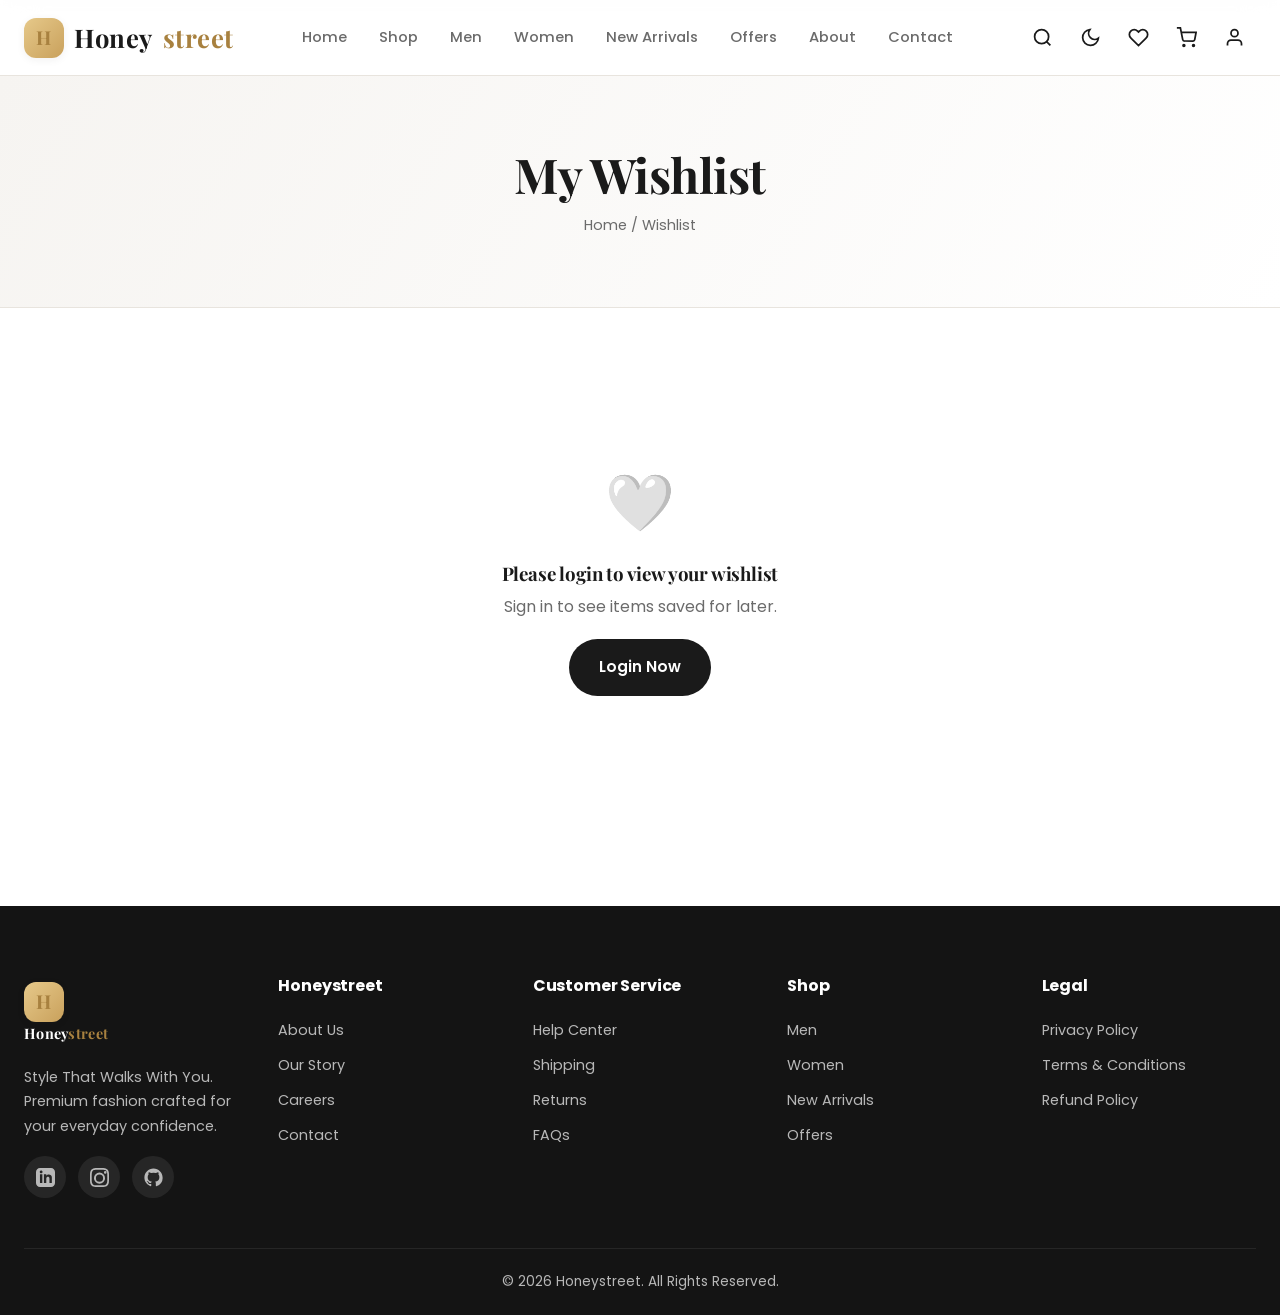
<file: wishlist.html>
<!DOCTYPE html>
<html lang="en">
<head>
  <meta charset="UTF-8" />
  <meta name="viewport" content="width=device-width, initial-scale=1.0" />
  <title>Wishlist — Honeystreet</title>
  <meta name="description" content="Your wishlist at Honeystreet." />

  <link rel="preconnect" href="https://fonts.googleapis.com" />
  <link rel="preconnect" href="https://fonts.gstatic.com" crossorigin />
  <link href="https://fonts.googleapis.com/css2?family=Playfair+Display:wght@500;600;700&family=Poppins:wght@300;400;500;600;700&display=swap" rel="stylesheet" />

  <link rel="stylesheet" href="css/style.css" />
  <link rel="stylesheet" href="css/dark-mode.css" />
  <link rel="stylesheet" href="css/responsive.css" />
</head>
<body>
  <div id="header-slot"></div>

  <main class="fade-page">
    <section class="page-hero">
      <div class="container">
        <h1>My Wishlist</h1>
        <div class="breadcrumb"><a href="index.html">Home</a> / <span>Wishlist</span></div>
      </div>
    </section>

    <section class="section">
      <div class="container">
        <div id="wishlist-content">
          <!-- Filled by JS -->
        </div>
      </div>
    </section>
  </main>

  <div id="footer-slot"></div>

  <script type="module" src="js/api.js"></script>
  <script type="module" src="js/main.js"></script>
  <script type="module" src="js/products.js"></script>
  <script type="module" src="js/wishlist.js"></script>
</body>
</html>
</file>
<file: css/style.css>
/* ============================================================
   Honeystreet — Premium Fashion E-Commerce
   Design System & Light Theme
   ============================================================ */

/* CSS Variables (Light Mode default) */
:root {
  /* Brand */
  --brand: #c9a15c;
  --brand-dark: #a8813f;
  --brand-light: #e6c98a;

  /* Neutrals */
  --bg: #ffffff;
  --bg-alt: #f6f4f1;
  --surface: #ffffff;
  --surface-2: #faf8f5;
  --text: #1a1a1a;
  --text-muted: #6b6b6b;
  --border: #e8e4de;
  --border-strong: #d8d2c8;

  /* Semantic */
  --danger: #e5484d;
  --success: #30a46c;
  --info: #0091ff;
  --warning: #f5a524;

  /* Effects */
  --shadow-sm: 0 2px 8px rgba(26, 26, 26, 0.06);
  --shadow-md: 0 8px 24px rgba(26, 26, 26, 0.09);
  --shadow-lg: 0 20px 48px rgba(26, 26, 26, 0.14);
  --glass: rgba(255, 255, 255, 0.72);
  --radius: 16px;
  --radius-sm: 10px;
  --radius-lg: 24px;

  /* Typography */
  --font-head: "Playfair Display", Georgia, serif;
  --font-body: "Poppins", "Segoe UI", sans-serif;

  /* Layout */
  --header-h: 76px;
  --container: 1280px;
  --transition: 0.35s cubic-bezier(0.4, 0, 0.2, 1);
}

/* ============================ Reset ============================ */
*,
*::before,
*::after {
  margin: 0;
  padding: 0;
  box-sizing: border-box;
}

html {
  scroll-behavior: smooth;
  -webkit-text-size-adjust: 100%;
}

body {
  font-family: var(--font-body);
  background: var(--bg);
  color: var(--text);
  line-height: 1.6;
  overflow-x: hidden;
  transition: background var(--transition), color var(--transition);
}

img {
  max-width: 100%;
  display: block;
}

a {
  color: inherit;
  text-decoration: none;
}

ul {
  list-style: none;
}

button {
  font-family: inherit;
  cursor: pointer;
  border: none;
  background: none;
}

input,
select,
textarea {
  font-family: inherit;
  font-size: 1rem;
}

.container {
  width: 100%;
  max-width: var(--container);
  margin: 0 auto;
  padding: 0 24px;
}

h1, h2, h3, h4, h5 {
  font-family: var(--font-head);
  line-height: 1.2;
  letter-spacing: -0.01em;
}

/* ============================ Buttons ============================ */
.btn {
  display: inline-flex;
  align-items: center;
  justify-content: center;
  gap: 8px;
  padding: 14px 28px;
  border-radius: 999px;
  font-weight: 600;
  font-size: 0.95rem;
  border: 2px solid transparent;
  transition: all var(--transition);
  position: relative;
  overflow: hidden;
  white-space: nowrap;
}

.btn::after {
  content: "";
  position: absolute;
  inset: 0;
  background: rgba(255, 255, 255, 0.2);
  transform: translateX(-100%);
  transition: transform 0.5s;
}

.btn:hover::after {
  transform: translateX(100%);
}

.btn-primary {
  background: var(--text);
  color: var(--bg);
}
.btn-primary:hover {
  transform: translateY(-2px);
  box-shadow: 0 12px 28px rgba(26, 26, 26, 0.25);
}

.btn-gold {
  background: linear-gradient(135deg, var(--brand-light), var(--brand));
  color: #1a1a1a;
}
.btn-gold:hover {
  transform: translateY(-2px);
  box-shadow: 0 12px 28px rgba(201, 161, 92, 0.4);
}

.btn-outline {
  border-color: var(--border-strong);
  color: var(--text);
  background: transparent;
}
.btn-outline:hover {
  border-color: var(--text);
  background: var(--text);
  color: var(--bg);
}

.btn-sm {
  padding: 9px 18px;
  font-size: 0.85rem;
}

.btn-block {
  width: 100%;
}

.btn:disabled {
  opacity: 0.55;
  cursor: not-allowed;
  transform: none !important;
}

/* ============================ Header ============================ */
.header {
  position: sticky;
  top: 0;
  z-index: 1000;
  height: var(--header-h);
  background: var(--glass);
  backdrop-filter: blur(18px);
  -webkit-backdrop-filter: blur(18px);
  border-bottom: 1px solid var(--border);
  transition: box-shadow var(--transition);
}

.header.scrolled {
  box-shadow: var(--shadow-md);
}

.nav {
  height: 100%;
  display: flex;
  align-items: center;
  justify-content: space-between;
  gap: 20px;
}

.logo {
  display: flex;
  align-items: center;
  gap: 10px;
  font-family: var(--font-head);
  font-size: 1.6rem;
  font-weight: 700;
  letter-spacing: 0.02em;
}

.logo-icon {
  width: 40px;
  height: 40px;
  border-radius: 12px;
  background: linear-gradient(135deg, var(--brand-light), var(--brand));
  display: grid;
  place-items: center;
  color: #1a1a1a;
  font-size: 1.2rem;
  box-shadow: var(--shadow-sm);
}

.logo span {
  color: var(--brand-dark);
}

.nav-links {
  display: flex;
  align-items: center;
  gap: 4px;
}

.nav-links a {
  padding: 10px 14px;
  font-size: 0.92rem;
  font-weight: 500;
  color: var(--text-muted);
  border-radius: 999px;
  transition: all var(--transition);
  position: relative;
}

.nav-links a:hover,
.nav-links a.active {
  color: var(--text);
  background: var(--surface-2);
}

.nav-actions {
  display: flex;
  align-items: center;
  gap: 6px;
}

.icon-btn {
  position: relative;
  width: 42px;
  height: 42px;
  border-radius: 50%;
  display: grid;
  place-items: center;
  color: var(--text);
  transition: all var(--transition);
  background: transparent;
}

.icon-btn:hover {
  background: var(--surface-2);
  transform: translateY(-2px);
}

.icon-btn svg {
  width: 21px;
  height: 21px;
}

.badge {
  position: absolute;
  top: 2px;
  right: 2px;
  min-width: 18px;
  height: 18px;
  padding: 0 4px;
  border-radius: 999px;
  background: var(--danger);
  color: #fff;
  font-size: 0.68rem;
  font-weight: 700;
  display: grid;
  place-items: center;
  border: 2px solid var(--bg);
}

/* Hamburger */
.hamburger {
  display: none;
  flex-direction: column;
  gap: 5px;
  width: 42px;
  height: 42px;
  justify-content: center;
  align-items: center;
  border-radius: 12px;
}

.hamburger span {
  width: 22px;
  height: 2px;
  background: var(--text);
  border-radius: 2px;
  transition: all var(--transition);
}

.hamburger.open span:nth-child(1) {
  transform: translateY(7px) rotate(45deg);
}
.hamburger.open span:nth-child(2) {
  opacity: 0;
}
.hamburger.open span:nth-child(3) {
  transform: translateY(-7px) rotate(-45deg);
}

/* Mobile menu */
.mobile-menu {
  position: fixed;
  top: var(--header-h);
  left: 0;
  right: 0;
  background: var(--bg);
  border-bottom: 1px solid var(--border);
  padding: 16px 24px 24px;
  transform: translateY(-120%);
  transition: transform 0.4s cubic-bezier(0.4, 0, 0.2, 1);
  z-index: 999;
  box-shadow: var(--shadow-lg);
}

.mobile-menu.open {
  transform: translateY(0);
}

.mobile-menu a {
  display: flex;
  align-items: center;
  justify-content: space-between;
  padding: 14px 8px;
  font-weight: 500;
  border-bottom: 1px solid var(--border);
}

/* Search overlay */
.search-overlay {
  position: fixed;
  inset: 0;
  z-index: 1100;
  background: var(--glass);
  backdrop-filter: blur(8px);
  display: none;
  align-items: flex-start;
  justify-content: center;
  padding: 120px 24px 24px;
}

.search-overlay.active {
  display: flex;
}

.search-box {
  width: 100%;
  max-width: 640px;
  background: var(--bg);
  border-radius: var(--radius-lg);
  box-shadow: var(--shadow-lg);
  padding: 20px;
  border: 1px solid var(--border);
}

.search-input-wrap {
  position: relative;
}

.search-input-wrap input {
  width: 100%;
  padding: 16px 48px 16px 20px;
  border-radius: var(--radius);
  border: 2px solid var(--border);
  font-size: 1.05rem;
  background: var(--surface-2);
  transition: border var(--transition);
}

.search-input-wrap input:focus {
  outline: none;
  border-color: var(--brand);
}

.search-input-wrap .search-go-btn {
  position: absolute;
  right: 8px;
  top: 50%;
  transform: translateY(-50%);
  width: 38px;
  height: 38px;
  border-radius: 10px;
  background: var(--text);
  color: var(--bg);
  display: grid;
  place-items: center;
}

.suggestions {
  margin-top: 12px;
  display: flex;
  flex-direction: column;
  gap: 4px;
  max-height: 320px;
  overflow-y: auto;
}

.suggestion-item {
  display: flex;
  align-items: center;
  gap: 12px;
  padding: 10px;
  border-radius: var(--radius-sm);
  transition: background var(--transition);
}

.suggestion-item:hover {
  background: var(--surface-2);
}

.suggestion-item img {
  width: 46px;
  height: 46px;
  object-fit: cover;
  border-radius: 8px;
}

.suggestion-item .s-name {
  font-weight: 500;
  flex: 1;
}

.suggestion-item .s-price {
  color: var(--brand-dark);
  font-weight: 600;
}

/* ============================ Hero ============================ */
.hero {
  position: relative;
  min-height: calc(100vh - var(--header-h));
  display: flex;
  align-items: center;
  overflow: hidden;
  isolation: isolate;
}

.hero-bg {
  position: absolute;
  inset: 0;
  z-index: -2;
  background: linear-gradient(120deg, #1a1a1a 0%, #2c2c2c 55%, #3a2f1f 100%);
}

.hero-bg img {
  width: 100%;
  height: 100%;
  object-fit: cover;
  opacity: 0.55;
}

.hero-bg::after {
  content: "";
  position: absolute;
  inset: 0;
  background: linear-gradient(90deg, rgba(0,0,0,0.75) 0%, rgba(0,0,0,0.35) 60%, rgba(0,0,0,0.1) 100%);
}

.hero-float {
  position: absolute;
  z-index: -1;
  border-radius: 50%;
  filter: blur(60px);
  opacity: 0.5;
  animation: float 8s ease-in-out infinite;
}

.hero-float.f1 {
  width: 320px;
  height: 320px;
  background: var(--brand);
  top: -60px;
  left: -60px;
}
.hero-float.f2 {
  width: 240px;
  height: 240px;
  background: #7a5cff;
  bottom: -40px;
  right: 15%;
  animation-delay: 2s;
}

@keyframes float {
  0%, 100% { transform: translate(0, 0) scale(1); }
  50% { transform: translate(20px, -20px) scale(1.08); }
}

.hero-content {
  max-width: 640px;
  color: #fff;
  padding: 80px 0;
}

.hero-badge {
  display: inline-flex;
  align-items: center;
  gap: 8px;
  padding: 8px 18px;
  border-radius: 999px;
  background: rgba(255,255,255,0.12);
  border: 1px solid rgba(255,255,255,0.2);
  font-size: 0.85rem;
  letter-spacing: 0.08em;
  text-transform: uppercase;
  margin-bottom: 28px;
  backdrop-filter: blur(6px);
}

.hero h1 {
  font-size: clamp(2.6rem, 6vw, 4.6rem);
  margin-bottom: 20px;
  line-height: 1.05;
}

.hero h1 .accent {
  background: linear-gradient(120deg, var(--brand-light), var(--brand));
  -webkit-background-clip: text;
  background-clip: text;
  color: transparent;
}

.hero p {
  font-size: 1.15rem;
  color: rgba(255,255,255,0.85);
  margin-bottom: 36px;
  max-width: 520px;
}

.hero-cta {
  display: flex;
  gap: 16px;
  flex-wrap: wrap;
}

.hero-cta .btn-gold {
  color: #1a1a1a;
}

.hero-stats {
  display: flex;
  gap: 40px;
  margin-top: 56px;
  flex-wrap: wrap;
}

.hero-stats .stat h3 {
  font-size: 1.8rem;
  color: var(--brand-light);
}

.hero-stats .stat span {
  font-size: 0.85rem;
  color: rgba(255,255,255,0.7);
}

/* Entrance animations */
.animate-in {
  opacity: 0;
  transform: translateY(30px);
  animation: fadeUp 0.8s forwards;
}
.animate-in.d1 { animation-delay: 0.1s; }
.animate-in.d2 { animation-delay: 0.25s; }
.animate-in.d3 { animation-delay: 0.4s; }
.animate-in.d4 { animation-delay: 0.55s; }

@keyframes fadeUp {
  to { opacity: 1; transform: translateY(0); }
}

/* Scroll reveal */
.reveal {
  opacity: 0;
  transform: translateY(40px);
  transition: opacity 0.8s, transform 0.8s;
}

.reveal.visible {
  opacity: 1;
  transform: translateY(0);
}

/* ============================ Sections ============================ */
.section {
  padding: 90px 0;
}

.section-alt {
  background: var(--bg-alt);
}

.section-head {
  text-align: center;
  margin-bottom: 48px;
}

.section-head .eyebrow {
  display: inline-block;
  color: var(--brand-dark);
  font-weight: 600;
  letter-spacing: 0.14em;
  text-transform: uppercase;
  font-size: 0.8rem;
  margin-bottom: 10px;
}

.section-head h2 {
  font-size: clamp(1.8rem, 4vw, 2.7rem);
  margin-bottom: 12px;
}

.section-head p {
  color: var(--text-muted);
  max-width: 560px;
  margin: 0 auto;
}

/* ============================ Featured Spotlight ============================ */
.spotlight-section {
  background: linear-gradient(180deg, var(--bg) 0%, var(--bg-alt) 100%);
}

.spotlight-grid {
  display: grid;
  grid-template-columns: repeat(auto-fill, minmax(280px, 1fr));
  gap: 28px;
}

.spotlight-grid .product-card {
  border-color: var(--border-strong);
  box-shadow: var(--shadow-md);
}

.spotlight-grid .product-card:hover {
  box-shadow: var(--shadow-lg);
}

/* Premium INR currency label */
.price .inr {
  font-size: 0.78em;
  font-weight: 600;
  color: var(--brand-dark);
  margin-right: 2px;
}

/* Remember to style the price in product cards */
.product-price .price .inr {
  color: var(--brand-dark);
}

/* ============================ Category cards ============================ */
.cat-grid {
  display: grid;
  grid-template-columns: repeat(auto-fill, minmax(240px, 1fr));
  gap: 24px;
}

.cat-card {
  position: relative;
  border-radius: var(--radius);
  overflow: hidden;
  aspect-ratio: 4 / 5;
  cursor: pointer;
  transform-style: preserve-3d;
  transition: transform 0.5s, box-shadow 0.5s;
  box-shadow: var(--shadow-sm);
}

.cat-card:hover {
  transform: translateY(-8px) rotateX(4deg) rotateY(-3deg);
  box-shadow: var(--shadow-lg);
}

.cat-card img {
  width: 100%;
  height: 100%;
  object-fit: cover;
  transition: transform 0.6s;
}

.cat-card:hover img {
  transform: scale(1.1);
}

.cat-card .cat-overlay {
  position: absolute;
  inset: 0;
  background: linear-gradient(to top, rgba(0,0,0,0.7) 0%, transparent 60%);
  display: flex;
  flex-direction: column;
  justify-content: flex-end;
  padding: 20px;
  color: #fff;
}

.cat-card .cat-overlay h3 {
  font-size: 1.25rem;
  margin-bottom: 4px;
}

.cat-card .cat-overlay a {
  font-size: 0.85rem;
  color: var(--brand-light);
  display: inline-flex;
  align-items: center;
  gap: 6px;
}

/* ============================ Product cards ============================ */
.product-grid {
  display: grid;
  grid-template-columns: repeat(auto-fill, minmax(260px, 1fr));
  gap: 28px;
}

.product-card {
  background: var(--surface);
  border-radius: var(--radius);
  overflow: hidden;
  border: 1px solid var(--border);
  transition: transform 0.5s, box-shadow 0.5s;
  transform-style: preserve-3d;
  display: flex;
  flex-direction: column;
}

.product-card:hover {
  transform: translateY(-8px) rotateX(3deg);
  box-shadow: var(--shadow-lg);
}

.product-media {
  position: relative;
  aspect-ratio: 3 / 4;
  overflow: hidden;
  background: var(--surface-2);
}

.product-media img {
  width: 100%;
  height: 100%;
  object-fit: cover;
  transition: transform 0.6s;
}

.product-card:hover .product-media img {
  transform: scale(1.08);
}

.badge-tag {
  position: absolute;
  top: 12px;
  left: 12px;
  padding: 5px 12px;
  border-radius: 999px;
  font-size: 0.72rem;
  font-weight: 700;
  letter-spacing: 0.04em;
}

.badge-new {
  background: var(--success);
  color: #fff;
}
.badge-discount {
  background: var(--danger);
  color: #fff;
}
.badge-trending {
  background: var(--brand);
  color: #1a1a1a;
}

.wishlist-btn {
  position: absolute;
  top: 10px;
  right: 10px;
  width: 38px;
  height: 38px;
  border-radius: 50%;
  background: rgba(255,255,255,0.9);
  backdrop-filter: blur(4px);
  display: grid;
  place-items: center;
  box-shadow: var(--shadow-sm);
  color: var(--text);
  transition: all var(--transition);
}

.wishlist-btn:hover,
.wishlist-btn.active {
  background: var(--danger);
  color: #fff;
  transform: scale(1.1);
}

.wishlist-btn svg {
  width: 19px;
  height: 19px;
}

.product-quick-actions {
  position: absolute;
  bottom: 12px;
  left: 12px;
  right: 12px;
  display: flex;
  gap: 8px;
  transform: translateY(120%);
  transition: transform 0.4s;
}

.product-card:hover .product-quick-actions {
  transform: translateY(0);
}

.product-quick-actions .btn {
  flex: 1;
  padding: 10px;
  font-size: 0.8rem;
  background: rgba(26,26,26,0.88);
  color: #fff;
  backdrop-filter: blur(4px);
}

.product-info {
  padding: 18px;
  display: flex;
  flex-direction: column;
  gap: 6px;
  flex: 1;
}

.product-cat {
  font-size: 0.75rem;
  color: var(--text-muted);
  text-transform: uppercase;
  letter-spacing: 0.08em;
}

.product-name {
  font-family: var(--font-head);
  font-size: 1.05rem;
  font-weight: 600;
  color: var(--text);
}

.product-name a:hover {
  color: var(--brand-dark);
}

.product-price {
  display: flex;
  align-items: center;
  gap: 10px;
}

.price {
  font-weight: 700;
  font-size: 1.1rem;
}

.price-old {
  color: var(--text-muted);
  text-decoration: line-through;
  font-size: 0.9rem;
}

.price-off {
  color: var(--success);
  font-weight: 600;
  font-size: 0.85rem;
}

.product-rating {
  display: flex;
  align-items: center;
  gap: 6px;
  font-size: 0.85rem;
}

.stars {
  color: var(--warning);
  letter-spacing: 1px;
}

.product-rating span {
  color: var(--text-muted);
}

/* ============================ Trending scroll ============================ */
.trending-scroll {
  display: flex;
  gap: 24px;
  overflow-x: auto;
  padding: 8px 4px 24px;
  scroll-snap-type: x mandatory;
  scrollbar-width: thin;
}

.trending-scroll .product-card {
  min-width: 280px;
  scroll-snap-align: start;
}

/* ============================ Offers / Countdown ============================ */
.offer-banner {
  position: relative;
  border-radius: var(--radius-lg);
  overflow: hidden;
  padding: 70px 40px;
  color: #fff;
  background: linear-gradient(120deg, #1a1a1a, #3a2f1f);
  text-align: center;
  isolation: isolate;
}

.offer-banner::before {
  content: "";
  position: absolute;
  inset: 0;
  background: url("https://images.unsplash.com/photo-1441986300917-64674bd600d8?auto=format&fit=crop&w=1600&q=80") center/cover;
  opacity: 0.25;
  z-index: -1;
}

.offer-banner .offer-title {
  font-size: clamp(2rem, 5vw, 3.4rem);
  margin-bottom: 8px;
}

.offer-banner .offer-title .accent {
  background: linear-gradient(120deg, var(--brand-light), var(--brand));
  -webkit-background-clip: text;
  background-clip: text;
  color: transparent;
}

.offer-banner p {
  color: rgba(255,255,255,0.85);
  margin-bottom: 32px;
}

.countdown {
  display: flex;
  justify-content: center;
  gap: 20px;
  margin-bottom: 36px;
}

.countdown .cd-box {
  min-width: 84px;
  padding: 18px 12px;
  border-radius: var(--radius);
  background: rgba(255,255,255,0.1);
  border: 1px solid rgba(255,255,255,0.2);
  backdrop-filter: blur(8px);
}

.countdown .cd-box .num {
  font-family: var(--font-head);
  font-size: 2.2rem;
  font-weight: 700;
}

.countdown .cd-box .label {
  font-size: 0.75rem;
  text-transform: uppercase;
  letter-spacing: 0.1em;
  color: rgba(255,255,255,0.75);
}

/* ============================ Reviews ============================ */
.review-grid {
  display: grid;
  grid-template-columns: repeat(auto-fill, minmax(300px, 1fr));
  gap: 24px;
}

.review-card {
  background: var(--surface);
  border: 1px solid var(--border);
  border-radius: var(--radius);
  padding: 28px;
  box-shadow: var(--shadow-sm);
  transition: transform var(--transition), box-shadow var(--transition);
}

.review-card:hover {
  transform: translateY(-6px);
  box-shadow: var(--shadow-md);
}

.review-card .review-head {
  display: flex;
  align-items: center;
  gap: 14px;
  margin-bottom: 16px;
}

.review-card .avatar {
  width: 52px;
  height: 52px;
  border-radius: 50%;
  object-fit: cover;
  border: 2px solid var(--brand-light);
}

.review-card .avatar-init {
  width: 52px;
  height: 52px;
  border-radius: 50%;
  background: linear-gradient(135deg, var(--brand-light), var(--brand));
  display: grid;
  place-items: center;
  font-weight: 700;
  color: #1a1a1a;
}

.review-card .review-head h4 {
  font-family: var(--font-body);
  font-size: 1rem;
}

.review-card .review-head .role {
  font-size: 0.8rem;
  color: var(--text-muted);
}

.review-card .stars {
  margin-bottom: 12px;
}

.review-card p {
  color: var(--text-muted);
  font-size: 0.95rem;
}

/* ============================ Newsletter ============================ */
.newsletter {
  position: relative;
  border-radius: var(--radius-lg);
  padding: 60px 40px;
  text-align: center;
  background: linear-gradient(135deg, var(--brand-light), var(--brand));
  color: #1a1a1a;
  overflow: hidden;
}

.newsletter h2 {
  font-size: clamp(1.6rem, 3.5vw, 2.4rem);
  margin-bottom: 10px;
}

.newsletter p {
  margin-bottom: 28px;
  font-weight: 500;
}

.newsletter-form {
  display: flex;
  gap: 12px;
  max-width: 480px;
  margin: 0 auto;
  flex-wrap: wrap;
}

.newsletter-form input {
  flex: 1;
  min-width: 220px;
  padding: 15px 20px;
  border-radius: 999px;
  border: none;
  background: rgba(255,255,255,0.9);
  font-size: 0.95rem;
}

.newsletter-form .btn {
  background: #1a1a1a;
  color: #fff;
}

/* ============================ Footer ============================ */
.footer {
  background: #141414;
  color: #b8b8b8;
  padding: 70px 0 0;
  margin-top: 60px;
}

.footer-grid {
  display: grid;
  grid-template-columns: repeat(auto-fit, minmax(200px, 1fr));
  gap: 40px;
  padding-bottom: 50px;
}

.footer h4 {
  color: #fff;
  font-family: var(--font-body);
  margin-bottom: 18px;
  font-size: 1rem;
}

.footer .brand-about .logo {
  color: #fff;
  margin-bottom: 14px;
}

.footer a {
  display: block;
  padding: 6px 0;
  font-size: 0.9rem;
  transition: color var(--transition), padding-left var(--transition);
}

.footer a:hover {
  color: var(--brand-light);
  padding-left: 6px;
}

.footer-social {
  display: flex;
  gap: 12px;
  margin-top: 18px;
}

.footer-social a {
  width: 42px;
  height: 42px;
  border-radius: 50%;
  background: rgba(255,255,255,0.08);
  display: grid;
  place-items: center;
  padding: 0;
  transition: all var(--transition);
}

.footer-social a:hover {
  background: var(--brand);
  color: #1a1a1a;
  transform: translateY(-3px);
}

.footer-social svg {
  width: 19px;
  height: 19px;
}

.footer-bottom {
  border-top: 1px solid rgba(255,255,255,0.08);
  padding: 22px 0;
  text-align: center;
  font-size: 0.85rem;
}

/* ============================ Page hero (subpages) ============================ */
.page-hero {
  padding: 70px 0;
  background: linear-gradient(120deg, var(--bg-alt), var(--bg));
  text-align: center;
  border-bottom: 1px solid var(--border);
}

.page-hero h1 {
  font-size: clamp(2rem, 4.5vw, 3rem);
  margin-bottom: 10px;
}

.page-hero .breadcrumb {
  color: var(--text-muted);
  font-size: 0.9rem;
}

.page-hero .breadcrumb a:hover {
  color: var(--brand-dark);
}

/* ============================ Forms ============================ */
.form-group {
  margin-bottom: 18px;
}

.form-group label {
  display: block;
  font-weight: 500;
  margin-bottom: 8px;
  font-size: 0.9rem;
}

.form-control {
  width: 100%;
  padding: 14px 16px;
  border-radius: var(--radius-sm);
  border: 2px solid var(--border);
  background: var(--surface-2);
  transition: border var(--transition), box-shadow var(--transition);
}

.form-control:focus {
  outline: none;
  border-color: var(--brand);
  box-shadow: 0 0 0 4px rgba(201,161,92,0.15);
}

textarea.form-control {
  resize: vertical;
  min-height: 100px;
}

.form-row {
  display: grid;
  grid-template-columns: 1fr 1fr;
  gap: 16px;
}

.checkbox-row {
  display: flex;
  align-items: center;
  gap: 10px;
  font-size: 0.9rem;
}

/* ============================ Auth pages ============================ */
.auth-wrap {
  min-height: calc(100vh - var(--header-h));
  display: grid;
  place-items: center;
  padding: 60px 24px;
  background: var(--bg-alt);
}

.auth-card {
  width: 100%;
  max-width: 460px;
  background: var(--surface);
  border-radius: var(--radius-lg);
  padding: 40px;
  box-shadow: var(--shadow-lg);
  border: 1px solid var(--border);
}

.auth-card h1 {
  font-size: 1.8rem;
  margin-bottom: 6px;
}

.auth-card .sub {
  color: var(--text-muted);
  font-size: 0.92rem;
  margin-bottom: 28px;
}

.auth-footer {
  text-align: center;
  margin-top: 20px;
  font-size: 0.9rem;
}

.auth-footer a {
  color: var(--brand-dark);
  font-weight: 600;
}

/* ============================ Toast ============================ */
.toast-container {
  position: fixed;
  top: 90px;
  right: 24px;
  z-index: 2000;
  display: flex;
  flex-direction: column;
  gap: 12px;
}

.toast {
  min-width: 280px;
  max-width: 360px;
  padding: 16px 20px;
  border-radius: var(--radius-sm);
  background: var(--text);
  color: var(--bg);
  box-shadow: var(--shadow-lg);
  display: flex;
  gap: 12px;
  align-items: center;
  animation: slideIn 0.4s cubic-bezier(0.4, 0, 0.2, 1);
  font-size: 0.9rem;
}

.toast.success { background: var(--success); color: #fff; }
.toast.error { background: var(--danger); color: #fff; }
.toast.info { background: var(--info); color: #fff; }
.toast.warning { background: var(--warning); color: #1a1a1a; }

.toast.hide {
  animation: slideOut 0.4s forwards;
}

@keyframes slideIn {
  from { transform: translateX(120%); opacity: 0; }
  to { transform: translateX(0); opacity: 1; }
}

@keyframes slideOut {
  to { transform: translateX(120%); opacity: 0; }
}

/* ============================ Loading ============================ */
.loader {
  width: 40px;
  height: 40px;
  border: 4px solid var(--border);
  border-top-color: var(--brand);
  border-radius: 50%;
  animation: spin 0.8s linear infinite;
  margin: 40px auto;
}

@keyframes spin {
  to { transform: rotate(360deg); }
}

.skeleton {
  background: linear-gradient(90deg, var(--surface-2) 25%, var(--border) 50%, var(--surface-2) 75%);
  background-size: 200% 100%;
  animation: shimmer 1.4s infinite;
  border-radius: var(--radius-sm);
}

@keyframes shimmer {
  to { background-position: -200% 0; }
}

/* Empty state */
.empty-state {
  text-align: center;
  padding: 60px 20px;
  color: var(--text-muted);
}

.empty-state .empty-icon {
  font-size: 3.5rem;
  margin-bottom: 16px;
}

.empty-state h3 {
  color: var(--text);
  margin-bottom: 8px;
}

.empty-state p {
  margin-bottom: 20px;
}

/* ============================ Social / LinkedIn Section ============================ */
.social-section .social-grid {
  display: grid;
  grid-template-columns: repeat(auto-fit, minmax(240px, 1fr));
  gap: 24px;
}

.social-card {
  background: var(--surface);
  border: 1px solid var(--border);
  border-radius: var(--radius);
  padding: 32px;
  text-align: center;
  transition: all var(--transition);
  cursor: pointer;
}

.social-card:hover {
  transform: translateY(-8px);
  box-shadow: var(--shadow-lg);
  border-color: var(--brand);
}

.social-card .social-icon {
  width: 64px;
  height: 64px;
  border-radius: 18px;
  display: inline-grid;
  place-items: center;
  margin-bottom: 16px;
  color: #fff;
  font-size: 1.6rem;
}

.social-card h3 {
  font-family: var(--font-body);
  margin-bottom: 6px;
}

.social-card p {
  font-size: 0.85rem;
  color: var(--text-muted);
}

.social-card .btn {
  margin-top: 16px;
}

.li-icon { background: #0a66c2; }
.ig-icon { background: linear-gradient(45deg, #f09433, #e6683c, #dc2743, #cc2366, #bc1888); }
.gh-icon { background: #24292e; }

/* ============================ Utility ============================ */
.text-center { text-align: center; }
.mt-2 { margin-top: 8px; }
.mt-3 { margin-top: 16px; }
.mt-4 { margin-top: 24px; }
.mt-5 { margin-top: 40px; }
.mb-2 { margin-bottom: 8px; }
.mb-3 { margin-bottom: 16px; }
.mb-4 { margin-bottom: 24px; }
.mb-5 { margin-bottom: 40px; }
.hidden { display: none !important; }
.flex { display: flex; }
.flex-between { display: flex; align-items: center; justify-content: space-between; }
.flex-center { display: flex; align-items: center; justify-content: center; }
.gap-2 { gap: 8px; }
.gap-3 { gap: 16px; }
.gap-4 { gap: 24px; }
.wrap { flex-wrap: wrap; }

/* ============================ Shop page ============================ */
.shop-layout {
  display: grid;
  grid-template-columns: 280px 1fr;
  gap: 32px;
  align-items: start;
}

.shop-sidebar {
  position: sticky;
  top: calc(var(--header-h) + 20px);
  background: var(--surface);
  border: 1px solid var(--border);
  border-radius: var(--radius);
  padding: 24px;
  max-height: calc(100vh - var(--header-h) - 40px);
  overflow-y: auto;
}

.sidebar-section {
  padding: 16px 0;
  border-bottom: 1px solid var(--border);
}

.sidebar-section:last-child {
  border-bottom: none;
}

.sidebar-section h4 {
  font-family: var(--font-body);
  font-size: 0.85rem;
  text-transform: uppercase;
  letter-spacing: 0.08em;
  margin-bottom: 14px;
  display: flex;
  align-items: center;
  justify-content: space-between;
  cursor: pointer;
}

.filter-group {
  display: flex;
  flex-direction: column;
  gap: 10px;
}

.filter-option {
  display: flex;
  align-items: center;
  gap: 10px;
  font-size: 0.9rem;
  cursor: pointer;
  color: var(--text);
}

.filter-option input[type="checkbox"],
.filter-option input[type="radio"] {
  accent-color: var(--brand);
  width: 16px;
  height: 16px;
}

.filter-option .count {
  margin-left: auto;
  font-size: 0.78rem;
  color: var(--text-muted);
}

.price-range {
  display: flex;
  flex-direction: column;
  gap: 10px;
}

.price-range input[type="range"] {
  width: 100%;
  accent-color: var(--brand);
}

.price-values {
  display: flex;
  justify-content: space-between;
  font-size: 0.85rem;
  color: var(--text-muted);
}

.shop-toolbar {
  display: flex;
  align-items: center;
  justify-content: space-between;
  gap: 16px;
  margin-bottom: 28px;
  flex-wrap: wrap;
}

.shop-toolbar .result-count {
  font-size: 0.9rem;
  color: var(--text-muted);
}

.shop-sort {
  display: flex;
  align-items: center;
  gap: 10px;
}

.shop-sort select {
  padding: 10px 14px;
  border-radius: var(--radius-sm);
  border: 1px solid var(--border);
  background: var(--surface);
  color: var(--text);
}

.filter-toggle {
  display: none;
}

/* Sidebar overlay backdrop (mobile) */
.sidebar-overlay {
  position: fixed;
  inset: 0;
  background: rgba(0, 0, 0, 0.5);
  z-index: 1150;
  opacity: 0;
  pointer-events: none;
  transition: opacity var(--transition);
}

.sidebar-overlay.active {
  opacity: 1;
  pointer-events: auto;
}

/* Pagination */
.pagination {
  display: flex;
  justify-content: center;
  gap: 8px;
  margin-top: 40px;
  flex-wrap: wrap;
}

.page-btn {
  min-width: 42px;
  height: 42px;
  padding: 0 8px;
  border-radius: 12px;
  border: 1px solid var(--border);
  display: grid;
  place-items: center;
  font-weight: 600;
  transition: all var(--transition);
  background: var(--surface);
}

.page-btn:hover {
  border-color: var(--brand);
  color: var(--brand-dark);
}

.page-btn.active {
  background: var(--text);
  color: var(--bg);
  border-color: var(--text);
}

.page-btn:disabled {
  opacity: 0.4;
  cursor: not-allowed;
}

/* ============================ Product detail ============================ */
.pd-layout {
  display: grid;
  grid-template-columns: 1fr 1fr;
  gap: 48px;
  align-items: start;
}

.pd-gallery {
  position: sticky;
  top: calc(var(--header-h) + 20px);
}

.pd-main-img {
  aspect-ratio: 3 / 4;
  border-radius: var(--radius);
  overflow: hidden;
  background: var(--surface-2);
  position: relative;
  cursor: zoom-in;
}

.pd-main-img img {
  width: 100%;
  height: 100%;
  object-fit: cover;
  transition: transform 0.4s;
}

.pd-main-img.zoomed img {
  transform: scale(1.8);
  cursor: zoom-out;
}

.pd-thumbs {
  display: flex;
  gap: 12px;
  margin-top: 14px;
}

.pd-thumb {
  width: 72px;
  height: 90px;
  border-radius: 10px;
  overflow: hidden;
  border: 2px solid transparent;
  cursor: pointer;
  transition: border var(--transition);
  opacity: 0.7;
}

.pd-thumb img {
  width: 100%;
  height: 100%;
  object-fit: cover;
}

.pd-thumb.active {
  border-color: var(--brand);
  opacity: 1;
}

.pd-info .product-cat {
  margin-bottom: 8px;
}

.pd-info h1 {
  font-size: clamp(1.7rem, 3.5vw, 2.4rem);
  margin-bottom: 12px;
}

.pd-rating {
  display: flex;
  align-items: center;
  gap: 10px;
  margin-bottom: 16px;
  flex-wrap: wrap;
}

.pd-rating .rev-link {
  color: var(--text-muted);
  font-size: 0.9rem;
  text-decoration: underline;
}

.pd-price {
  display: flex;
  align-items: baseline;
  gap: 14px;
  margin-bottom: 20px;
}

.pd-price .price {
  font-size: 1.8rem;
}

.pd-price .price-old {
  font-size: 1.1rem;
}

.pd-price .price-off {
  background: var(--success);
  color: #fff;
  padding: 4px 10px;
  border-radius: 999px;
  font-size: 0.8rem;
}

.pd-desc {
  color: var(--text-muted);
  margin-bottom: 24px;
  line-height: 1.7;
}

.pd-options {
  margin-bottom: 24px;
}

.option-label {
  font-weight: 600;
  font-size: 0.9rem;
  margin-bottom: 10px;
  display: flex;
  align-items: center;
  gap: 8px;
}

.option-label .sel {
  color: var(--text-muted);
  font-weight: 400;
}

.size-options,
.color-options {
  display: flex;
  gap: 10px;
  flex-wrap: wrap;
}

.size-chip {
  min-width: 44px;
  height: 44px;
  padding: 0 12px;
  border-radius: 10px;
  border: 1px solid var(--border-strong);
  display: grid;
  place-items: center;
  font-weight: 600;
  font-size: 0.85rem;
  cursor: pointer;
  transition: all var(--transition);
  background: var(--surface);
}

.size-chip:hover {
  border-color: var(--brand);
}

.size-chip.active {
  background: var(--text);
  color: var(--bg);
  border-color: var(--text);
}

.color-chip {
  width: 34px;
  height: 34px;
  border-radius: 50%;
  border: 2px solid var(--border);
  cursor: pointer;
  transition: all var(--transition);
  position: relative;
}

.color-chip.active {
  border-color: var(--brand);
  transform: scale(1.15);
  box-shadow: 0 0 0 3px rgba(201,161,92,0.25);
}

.pd-quantity {
  display: flex;
  align-items: center;
  gap: 16px;
  margin-bottom: 24px;
}

.qty-control {
  display: flex;
  align-items: center;
  border: 1px solid var(--border-strong);
  border-radius: 999px;
  overflow: hidden;
}

.qty-control button {
  width: 42px;
  height: 42px;
  font-size: 1.2rem;
  display: grid;
  place-items: center;
  transition: background var(--transition);
}

.qty-control button:hover {
  background: var(--surface-2);
}

.qty-control input {
  width: 48px;
  height: 42px;
  text-align: center;
  border: none;
  border-left: 1px solid var(--border);
  border-right: 1px solid var(--border);
  background: transparent;
  color: var(--text);
  font-weight: 600;
}

.pd-cta {
  display: flex;
  gap: 12px;
  margin-bottom: 20px;
  flex-wrap: wrap;
}

.pd-cta .btn {
  flex: 1;
  min-width: 150px;
}

.stock-msg {
  font-size: 0.9rem;
  margin-bottom: 20px;
  display: flex;
  align-items: center;
  gap: 8px;
}

.stock-in { color: var(--success); }
.stock-low { color: var(--warning); }
.stock-out { color: var(--danger); }

.pd-meta {
  border-top: 1px solid var(--border);
  padding-top: 20px;
  display: flex;
  flex-direction: column;
  gap: 12px;
}

.pd-meta-item {
  display: flex;
  gap: 12px;
  align-items: flex-start;
  font-size: 0.9rem;
  color: var(--text-muted);
}

.pd-meta-item svg {
  width: 20px;
  height: 20px;
  flex-shrink: 0;
  color: var(--brand-dark);
  margin-top: 2px;
}

.pd-meta-item strong {
  color: var(--text);
  display: block;
  margin-bottom: 2px;
}

/* Reviews block */
.reviews-section {
  margin-top: 60px;
}

.reviews-head {
  display: flex;
  align-items: center;
  justify-content: space-between;
  margin-bottom: 28px;
  flex-wrap: wrap;
  gap: 16px;
}

.reviews-summary {
  display: flex;
  align-items: center;
  gap: 20px;
}

.reviews-summary .big-rating {
  font-size: 2.6rem;
  font-family: var(--font-head);
  font-weight: 700;
}

.review-form {
  background: var(--surface);
  border: 1px solid var(--border);
  border-radius: var(--radius);
  padding: 24px;
  margin-bottom: 28px;
}

.rating-input {
  display: flex;
  gap: 6px;
  font-size: 1.6rem;
  color: var(--border-strong);
  cursor: pointer;
}

.rating-input .star.active {
  color: var(--warning);
}

/* ============================ Cart page ============================ */
.cart-layout {
  display: grid;
  grid-template-columns: 1fr 380px;
  gap: 32px;
  align-items: start;
}

.cart-items {
  display: flex;
  flex-direction: column;
  gap: 16px;
}

.cart-item {
  display: grid;
  grid-template-columns: 100px 1fr auto;
  gap: 16px;
  padding: 16px;
  background: var(--surface);
  border: 1px solid var(--border);
  border-radius: var(--radius);
  align-items: center;
}

.cart-item img {
  width: 100px;
  height: 130px;
  object-fit: cover;
  border-radius: 10px;
}

.cart-item-info h4 {
  font-family: var(--font-body);
  font-size: 1rem;
  margin-bottom: 4px;
}

.cart-item-info .variant {
  font-size: 0.82rem;
  color: var(--text-muted);
  margin-bottom: 8px;
}

.cart-item-price {
  font-weight: 700;
}

.cart-item-right {
  display: flex;
  flex-direction: column;
  align-items: flex-end;
  gap: 12px;
}

.remove-btn {
  color: var(--danger);
  font-size: 0.85rem;
  display: inline-flex;
  align-items: center;
  gap: 6px;
  transition: opacity var(--transition);
}

.remove-btn:hover {
  opacity: 0.7;
}

/* Order summary */
.order-summary {
  background: var(--surface);
  border: 1px solid var(--border);
  border-radius: var(--radius);
  padding: 24px;
  position: sticky;
  top: calc(var(--header-h) + 20px);
}

.order-summary h3 {
  font-family: var(--font-body);
  margin-bottom: 20px;
  font-size: 1.1rem;
}

.summary-row {
  display: flex;
  justify-content: space-between;
  padding: 10px 0;
  font-size: 0.92rem;
  color: var(--text-muted);
}

.summary-row.total {
  border-top: 1px solid var(--border);
  margin-top: 8px;
  padding-top: 16px;
  font-size: 1.1rem;
  font-weight: 700;
  color: var(--text);
}

.summary-row.discount {
  color: var(--success);
}

.coupon-box {
  display: flex;
  gap: 8px;
  margin: 16px 0;
}

.coupon-box input {
  flex: 1;
  padding: 12px 14px;
  border-radius: 10px;
  border: 1px solid var(--border);
  background: var(--surface-2);
  text-transform: uppercase;
}

.coupon-applied {
  background: var(--success);
  color: #fff;
  padding: 10px 14px;
  border-radius: 10px;
  font-size: 0.85rem;
  display: flex;
  justify-content: space-between;
  align-items: center;
  margin-bottom: 12px;
}

.coupon-applied button {
  color: #fff;
  text-decoration: underline;
  font-size: 0.8rem;
}

/* ============================ Wishlist ============================ */
.wishlist-grid {
  display: grid;
  grid-template-columns: repeat(auto-fill, minmax(260px, 1fr));
  gap: 28px;
}

/* ============================ Checkout ============================ */
.checkout-layout {
  display: grid;
  grid-template-columns: 1fr 400px;
  gap: 40px;
  align-items: start;
}

.checkout-form {
  background: var(--surface);
  border: 1px solid var(--border);
  border-radius: var(--radius);
  padding: 32px;
}

.checkout-form h3 {
  font-family: var(--font-body);
  margin-bottom: 20px;
  display: flex;
  align-items: center;
  gap: 10px;
}

.step-num {
  width: 30px;
  height: 30px;
  border-radius: 50%;
  background: var(--brand);
  color: #1a1a1a;
  display: grid;
  place-items: center;
  font-weight: 700;
  font-size: 0.9rem;
}

.payment-options {
  display: flex;
  flex-direction: column;
  gap: 12px;
}

.payment-option {
  display: flex;
  align-items: center;
  gap: 12px;
  padding: 16px;
  border: 1px solid var(--border);
  border-radius: var(--radius-sm);
  cursor: pointer;
  transition: all var(--transition);
}

.payment-option:hover {
  border-color: var(--brand);
}

.payment-option.selected {
  border-color: var(--brand);
  background: rgba(201,161,92,0.06);
}

.payment-option input {
  accent-color: var(--brand);
}

/* ============================ Orders / Tracking ============================ */
.orders-list {
  display: flex;
  flex-direction: column;
  gap: 16px;
}

.order-card {
  background: var(--surface);
  border: 1px solid var(--border);
  border-radius: var(--radius);
  padding: 20px;
}

.order-card-head {
  display: flex;
  justify-content: space-between;
  align-items: center;
  flex-wrap: wrap;
  gap: 12px;
  margin-bottom: 16px;
  padding-bottom: 16px;
  border-bottom: 1px solid var(--border);
}

.order-card-head .order-id {
  font-weight: 700;
}

.status-badge {
  padding: 6px 14px;
  border-radius: 999px;
  font-size: 0.78rem;
  font-weight: 600;
}

.status-badge.order-placed { background: #e3f2fd; color: #1565c0; }
.status-badge.confirmed { background: #e8f5e9; color: #2e7d32; }
.status-badge.packed { background: #fff3e0; color: #e65100; }
.status-badge.shipped { background: #ede7f6; color: #4527a0; }
.status-badge.out-for-delivery { background: #fce4ec; color: #c2185b; }
.status-badge.delivered { background: #e8f5e9; color: #1b5e20; }
.status-badge.cancelled { background: #ffebee; color: #c62828; }

.order-items {
  display: flex;
  flex-direction: column;
  gap: 10px;
}

.order-item {
  display: flex;
  align-items: center;
  gap: 12px;
}

.order-item img {
  width: 56px;
  height: 70px;
  object-fit: cover;
  border-radius: 8px;
}

.order-item .oi-name {
  font-weight: 500;
  font-size: 0.9rem;
}

.order-item .oi-meta {
  font-size: 0.8rem;
  color: var(--text-muted);
}

/* Tracking timeline */
.tracking {
  margin-top: 40px;
}

.tracking-timeline {
  display: flex;
  justify-content: space-between;
  position: relative;
  margin: 40px 0;
  overflow-x: auto;
}

.tracking-timeline::before {
  content: "";
  position: absolute;
  top: 14px;
  left: 30px;
  right: 30px;
  height: 3px;
  background: var(--border);
}

.tracking-step {
  position: relative;
  display: flex;
  flex-direction: column;
  align-items: center;
  gap: 8px;
  width: 110px;
  text-align: center;
  z-index: 1;
}

.tracking-step .dot {
  width: 30px;
  height: 30px;
  border-radius: 50%;
  background: var(--surface);
  border: 3px solid var(--border);
  position: relative;
  z-index: 2;
}

.tracking-step.done .dot {
  background: var(--success);
  border-color: var(--success);
}

.tracking-step.current .dot {
  background: var(--brand);
  border-color: var(--brand);
  box-shadow: 0 0 0 6px rgba(201,161,92,0.25);
}

.tracking-step .dot::after {
  content: "✓";
  position: absolute;
  inset: 0;
  display: grid;
  place-items: center;
  color: #fff;
  font-size: 0.8rem;
  opacity: 0;
}

.tracking-step.done .dot::after {
  opacity: 1;
}

.tracking-step .label {
  font-size: 0.75rem;
  color: var(--text-muted);
  font-weight: 500;
}

.tracking-step.done .label,
.tracking-step.current .label {
  color: var(--text);
}

/* ============================ Profile ============================ */
.profile-layout {
  display: grid;
  grid-template-columns: 260px 1fr;
  gap: 32px;
  align-items: start;
}

.profile-sidebar {
  background: var(--surface);
  border: 1px solid var(--border);
  border-radius: var(--radius);
  padding: 24px;
  position: sticky;
  top: calc(var(--header-h) + 20px);
}

.profile-sidebar .user-avatar {
  text-align: center;
  margin-bottom: 20px;
}

.profile-sidebar .user-avatar .avatar-circle {
  width: 80px;
  height: 80px;
  border-radius: 50%;
  background: linear-gradient(135deg, var(--brand-light), var(--brand));
  display: grid;
  place-items: center;
  font-size: 2rem;
  font-weight: 700;
  color: #1a1a1a;
  margin: 0 auto 12px;
}

.profile-nav {
  display: flex;
  flex-direction: column;
  gap: 4px;
}

.profile-nav button {
  display: flex;
  align-items: center;
  gap: 10px;
  padding: 12px 14px;
  border-radius: 10px;
  font-weight: 500;
  font-size: 0.92rem;
  color: var(--text-muted);
  transition: all var(--transition);
  width: 100%;
  text-align: left;
}

.profile-nav button:hover {
  background: var(--surface-2);
  color: var(--text);
}

.profile-nav button.active {
  background: var(--text);
  color: var(--bg);
}

.profile-panel {
  background: var(--surface);
  border: 1px solid var(--border);
  border-radius: var(--radius);
  padding: 32px;
}

.profile-panel h2 {
  font-size: 1.5rem;
  margin-bottom: 24px;
}

/* ============================ Admin ============================ */
.admin-layout {
  display: grid;
  grid-template-columns: 240px 1fr;
  gap: 24px;
  min-height: calc(100vh - var(--header-h));
}

.admin-sidebar {
  background: #141414;
  color: #b8b8b8;
  padding: 24px 16px;
  border-radius: var(--radius);
  position: sticky;
  top: calc(var(--header-h) + 20px);
  height: fit-content;
}

.admin-sidebar h3 {
  color: #fff;
  font-family: var(--font-body);
  padding: 0 12px 16px;
  border-bottom: 1px solid rgba(255,255,255,0.08);
  margin-bottom: 12px;
}

.admin-nav button {
  display: flex;
  align-items: center;
  gap: 10px;
  width: 100%;
  padding: 12px;
  border-radius: 10px;
  color: #b8b8b8;
  font-weight: 500;
  font-size: 0.9rem;
  transition: all var(--transition);
  text-align: left;
}

.admin-nav button:hover {
  background: rgba(255,255,255,0.06);
  color: #fff;
}

.admin-nav button.active {
  background: var(--brand);
  color: #1a1a1a;
}

.admin-main {
  padding: 8px 0;
}

.stats-grid {
  display: grid;
  grid-template-columns: repeat(auto-fit, minmax(200px, 1fr));
  gap: 20px;
  margin-bottom: 32px;
}

.stat-card {
  background: var(--surface);
  border: 1px solid var(--border);
  border-radius: var(--radius);
  padding: 24px;
}

.stat-card .stat-label {
  font-size: 0.8rem;
  color: var(--text-muted);
  text-transform: uppercase;
  letter-spacing: 0.06em;
  margin-bottom: 8px;
}

.stat-card .stat-value {
  font-size: 1.8rem;
  font-weight: 700;
  font-family: var(--font-head);
}

.stat-card .stat-icon {
  float: right;
  width: 44px;
  height: 44px;
  border-radius: 12px;
  display: grid;
  place-items: center;
  font-size: 1.3rem;
}

.admin-panel {
  background: var(--surface);
  border: 1px solid var(--border);
  border-radius: var(--radius);
  padding: 24px;
  margin-bottom: 24px;
}

.admin-panel h3 {
  font-family: var(--font-body);
  margin-bottom: 20px;
}

.admin-table {
  width: 100%;
  border-collapse: collapse;
  font-size: 0.88rem;
}

.admin-table th,
.admin-table td {
  text-align: left;
  padding: 12px;
  border-bottom: 1px solid var(--border);
}

.admin-table th {
  font-size: 0.75rem;
  text-transform: uppercase;
  letter-spacing: 0.06em;
  color: var(--text-muted);
}

.admin-table tr:hover td {
  background: var(--surface-2);
}

.admin-table img.tiny {
  width: 44px;
  height: 56px;
  object-fit: cover;
  border-radius: 6px;
}

.chart-grid {
  display: grid;
  grid-template-columns: 1fr 1fr;
  gap: 24px;
}

.chart-box {
  background: var(--surface);
  border: 1px solid var(--border);
  border-radius: var(--radius);
  padding: 20px;
}

.chart-box h4 {
  font-family: var(--font-body);
  margin-bottom: 16px;
  font-size: 0.95rem;
}

.chart-box canvas {
  width: 100%;
  max-height: 260px;
}

/* ============================ Modal ============================ */
.modal-overlay {
  position: fixed;
  inset: 0;
  z-index: 1500;
  background: rgba(0,0,0,0.55);
  backdrop-filter: blur(6px);
  display: none;
  align-items: center;
  justify-content: center;
  padding: 24px;
}

.modal-overlay.active {
  display: flex;
  animation: fadeIn 0.3s;
}

.modal-content {
  background: var(--bg);
  border-radius: var(--radius-lg);
  max-width: 900px;
  width: 100%;
  max-height: 90vh;
  overflow-y: auto;
  position: relative;
  padding: 28px;
  box-shadow: var(--shadow-lg);
  animation: modalIn 0.4s;
}

.modal-close {
  position: absolute;
  top: 14px;
  right: 14px;
  width: 38px;
  height: 38px;
  border-radius: 50%;
  background: var(--surface-2);
  display: grid;
  place-items: center;
  z-index: 2;
  transition: all var(--transition);
}

.modal-close:hover {
  background: var(--danger);
  color: #fff;
}

@keyframes fadeIn {
  from { opacity: 0; }
  to { opacity: 1; }
}

@keyframes modalIn {
  from { transform: translateY(30px) scale(0.96); opacity: 0; }
  to { transform: translateY(0) scale(1); opacity: 1; }
}

/* ============================ Page transition ============================ */
.fade-page {
  animation: pageIn 0.5s ease;
}

@keyframes pageIn {
  from { opacity: 0; transform: translateY(14px); }
  to { opacity: 1; transform: translateY(0); }
}

/* ============================ Back to top ============================ */
.back-to-top {
  position: fixed;
  bottom: 28px;
  right: 28px;
  width: 48px;
  height: 48px;
  border-radius: 50%;
  background: var(--text);
  color: var(--bg);
  display: grid;
  place-items: center;
  box-shadow: var(--shadow-lg);
  z-index: 900;
  opacity: 0;
  pointer-events: none;
  transition: all var(--transition);
}

.back-to-top.show {
  opacity: 1;
  pointer-events: auto;
}

.back-to-top:hover {
  transform: translateY(-4px);
}
</file>
<file: css/dark-mode.css>
/* ============================================================
   Honeystreet — Dark Mode Theme
   Applied via `dark-mode` class on <html> element
   ============================================================ */

html.dark-mode {
  /* Brand (slightly brighter for dark contrast) */
  --brand: #d4ad6a;
  --brand-dark: #e6c98a;
  --brand-light: #c9a15c;

  /* Neutrals */
  --bg: #0e0e10;
  --bg-alt: #161619;
  --surface: #1a1a1f;
  --surface-2: #222228;
  --text: #f0ece6;
  --text-muted: #a8a29a;
  --border: #2a2a31;
  --border-strong: #3a3a44;

  /* Semantic */
  --danger: #e5484d;
  --success: #46a074;
  --info: #3b9bff;
  --warning: #f5a524;

  /* Effects */
  --shadow-sm: 0 2px 8px rgba(0, 0, 0, 0.4);
  --shadow-md: 0 8px 24px rgba(0, 0, 0, 0.5);
  --shadow-lg: 0 20px 48px rgba(0, 0, 0, 0.6);
  --glass: rgba(20, 20, 24, 0.72);
}

/* Typography & body */
html.dark-mode body {
  background: var(--bg);
  color: var(--text);
}

/* Header glass */
html.dark-mode .header {
  background: var(--glass);
  border-bottom-color: var(--border);
}

/* Badge border uses bg variable which now is dark — fix to use contrasted */
html.dark-mode .badge {
  border-color: var(--bg);
}

/* Hero remains dark already; ensure text contrast stays */
html.dark-mode .hero {
  background: linear-gradient(120deg, #0a0a0c 0%, #121014 55%, #241d12 100%);
}

/* Newsletter & gold surfaces keep brand gradient */
html.dark-mode .newsletter {
  background: linear-gradient(135deg, var(--brand-light), var(--brand));
  color: #1a1a1a;
}

/* Cards */
html.dark-mode .product-card,
html.dark-mode .review-card,
html.dark-mode .cat-card,
html.dark-mode .social-card,
html.dark-mode .auth-card,
html.dark-mode .order-card,
html.dark-mode .cart-item,
html.dark-mode .order-summary,
html.dark-mode .checkout-form,
html.dark-mode .profile-panel,
html.dark-mode .profile-sidebar,
html.dark-mode .shop-sidebar,
html.dark-mode .admin-panel,
html.dark-mode .stat-card,
html.dark-mode .chart-box {
  background: var(--surface);
  border-color: var(--border);
}

/* Form controls */
html.dark-mode .form-control,
html.dark-mode .coupon-box input,
html.dark-mode .shop-sort select {
  background: var(--surface-2);
  border-color: var(--border);
  color: var(--text);
}

html.dark-mode .form-control:focus {
  border-color: var(--brand);
}

/* Wishlist button on image */
html.dark-mode .wishlist-btn {
  background: rgba(30, 30, 34, 0.85);
  color: var(--text);
}

/* Product quick actions */
html.dark-mode .product-quick-actions .btn {
  background: rgba(240, 236, 230, 0.9);
  color: #1a1a1a;
}

/* Search overlay */
html.dark-mode .search-box {
  background: var(--surface);
  border-color: var(--border);
}

html.dark-mode .search-input-wrap input {
  background: var(--surface-2);
  color: var(--text);
  border-color: var(--border);
}

html.dark-mode .suggestion-item:hover {
  background: var(--surface-2);
}

/* Modal */
html.dark-mode .modal-content {
  background: var(--surface);
}

html.dark-mode .modal-close {
  background: var(--surface-2);
}

/* Page hero */
html.dark-mode .page-hero {
  background: linear-gradient(120deg, var(--bg-alt), var(--bg));
  border-bottom-color: var(--border);
}

/* Tables */
html.dark-mode .admin-table th,
html.dark-mode .admin-table td {
  border-bottom-color: var(--border);
}

html.dark-mode .admin-table tr:hover td {
  background: var(--surface-2);
}

/* Skeleton */
html.dark-mode .skeleton {
  background: linear-gradient(90deg, var(--surface-2) 25%, var(--border) 50%, var(--surface-2) 75%);
}

/* Toast default */
html.dark-mode .toast {
  background: var(--surface-2);
  color: var(--text);
}

/* Shipping / status badges keep fixed colors (fine) */

/* Form placeholder */
html.dark-mode ::placeholder {
  color: var(--text-muted);
  opacity: 0.7;
}

/* Scrollbar for dark mode */
html.dark-mode ::-webkit-scrollbar {
  width: 10px;
  height: 10px;
}
html.dark-mode ::-webkit-scrollbar-track {
  background: var(--bg);
}
html.dark-mode ::-webkit-scrollbar-thumb {
  background: var(--border-strong);
  border-radius: 999px;
}
</file>
<file: css/responsive.css>
/* ============================================================
   Honeystreet — Responsive Design
   Tablet, Mobile and small laptop breakpoints
   ============================================================ */

/* ============================ Large Laptop ============================ */
@media (max-width: 1200px) {
  .container {
    padding: 0 20px;
  }

  .shop-layout {
    grid-template-columns: 240px 1fr;
  }
}

/* ============================ Tablet ============================ */
@media (max-width: 992px) {
  .nav-links {
    display: none;
  }

  .hamburger {
    display: flex;
  }

  .shop-layout {
    grid-template-columns: 1fr;
  }

  .shop-sidebar {
    position: fixed;
    top: var(--header-h);
    left: 0;
    bottom: 0;
    width: 300px;
    max-width: 85vw;
    z-index: 1200;
    border-radius: 0 20px 20px 0;
    transform: translateX(-105%);
    transition: transform 0.4s cubic-bezier(0.4, 0, 0.2, 1);
    max-height: none;
  }

  .shop-sidebar.open {
    transform: translateX(0);
  }

  .filter-toggle {
    display: inline-flex;
    align-items: center;
    gap: 8px;
    padding: 10px 18px;
    border-radius: 999px;
    border: 1px solid var(--border);
    font-weight: 600;
    font-size: 0.88rem;
    background: var(--surface);
  }

  .pd-layout {
    grid-template-columns: 1fr;
    gap: 32px;
  }

  .pd-gallery {
    position: static;
  }

  .cart-layout {
    grid-template-columns: 1fr;
  }

  .order-summary {
    position: static;
  }

  .checkout-layout {
    grid-template-columns: 1fr;
  }

  .profile-layout {
    grid-template-columns: 1fr;
  }

  .profile-sidebar {
    position: static;
  }

  .admin-layout {
    grid-template-columns: 1fr;
  }

  .admin-sidebar {
    position: static;
    height: auto;
  }

  .admin-nav {
    display: flex;
    flex-wrap: wrap;
    gap: 8px;
  }

  .admin-nav button {
    width: auto;
  }

  .chart-grid {
    grid-template-columns: 1fr;
  }
}

/* ============================ Mobile ============================ */
@media (max-width: 640px) {
  :root {
    --header-h: 64px;
  }

  .section {
    padding: 56px 0;
  }

  .logo {
    font-size: 1.3rem;
  }

  .logo-icon {
    width: 34px;
    height: 34px;
    font-size: 1rem;
  }

  .nav-actions .icon-btn {
    width: 38px;
    height: 38px;
  }

  .nav-actions .icon-btn.hide-on-mobile {
    display: none;
  }

  .hero {
    min-height: auto;
    padding: 60px 0;
  }

  .hero-content {
    padding: 40px 0;
  }

  .hero h1 {
    font-size: clamp(2rem, 9vw, 2.8rem);
  }

  .hero-stats {
    gap: 24px;
    margin-top: 36px;
  }

  .hero-stats .stat h3 {
    font-size: 1.4rem;
  }

  .cat-grid {
    grid-template-columns: repeat(auto-fill, minmax(160px, 1fr));
    gap: 14px;
  }

  .product-grid {
    grid-template-columns: repeat(auto-fill, minmax(160px, 1fr));
    gap: 14px;
  }

  .product-card:hover {
    transform: none;
  }

  .product-card:hover .product-media img {
    transform: none;
  }

  .product-quick-actions {
    position: static;
    transform: none;
    flex-direction: column;
    padding: 0 14px 14px;
  }

  .product-info {
    padding: 14px;
  }

  .product-name {
    font-size: 0.95rem;
  }

  .trending-scroll .product-card {
    min-width: 210px;
  }

  .offer-banner {
    padding: 48px 20px;
  }

  .countdown {
    gap: 10px;
  }

  .countdown .cd-box {
    min-width: 64px;
    padding: 12px 8px;
  }

  .countdown .cd-box .num {
    font-size: 1.6rem;
  }

  .review-grid {
    grid-template-columns: 1fr;
  }

  .newsletter-form {
    flex-direction: column;
  }

  .newsletter-form .btn {
    width: 100%;
  }

  .form-row {
    grid-template-columns: 1fr;
  }

  .footer-grid {
    grid-template-columns: 1fr 1fr;
    gap: 28px;
  }

  /* Search */
  .search-overlay {
    padding: 80px 16px 16px;
  }

  /* Shop */
  .shop-toolbar {
    flex-direction: column;
    align-items: stretch;
  }

  .shop-sort {
    justify-content: space-between;
  }

  .shop-sort select {
    flex: 1;
  }

  /* Product detail */
  .pd-cta {
    flex-direction: column;
  }

  .pd-cta .btn {
    min-width: 100%;
  }

  .pd-thumbs {
    gap: 8px;
  }

  .pd-thumb {
    width: 60px;
    height: 76px;
  }

  /* Cart */
  .cart-item {
    grid-template-columns: 1fr;
    padding: 14px;
  }

  .cart-item img {
    width: 100%;
    height: 200px;
  }

  .cart-item-right {
    align-items: flex-start;
    flex-direction: row;
    justify-content: space-between;
    width: 100%;
  }

  /* Modal */
  .modal-content {
    padding: 20px;
  }

  /* Back to top */
  .back-to-top {
    bottom: 18px;
    right: 18px;
    width: 42px;
    height: 42px;
  }
}

/* ============================ Small Mobile ============================ */
@media (max-width: 400px) {
  .nav-actions .icon-btn.hide-on-very-small {
    display: none;
  }

  .cat-grid,
  .product-grid {
    grid-template-columns: repeat(auto-fill, minmax(140px, 1fr));
  }

  .footer-grid {
    grid-template-columns: 1fr;
  }

  .page-hero {
    padding: 48px 0;
  }
}

/* ============================ Prevent horizontal scroll ============================ */
html,
body {
  overflow-x: hidden;
  max-width: 100%;
}

img,
svg,
video,
canvas {
  max-width: 100%;
}
</file>
